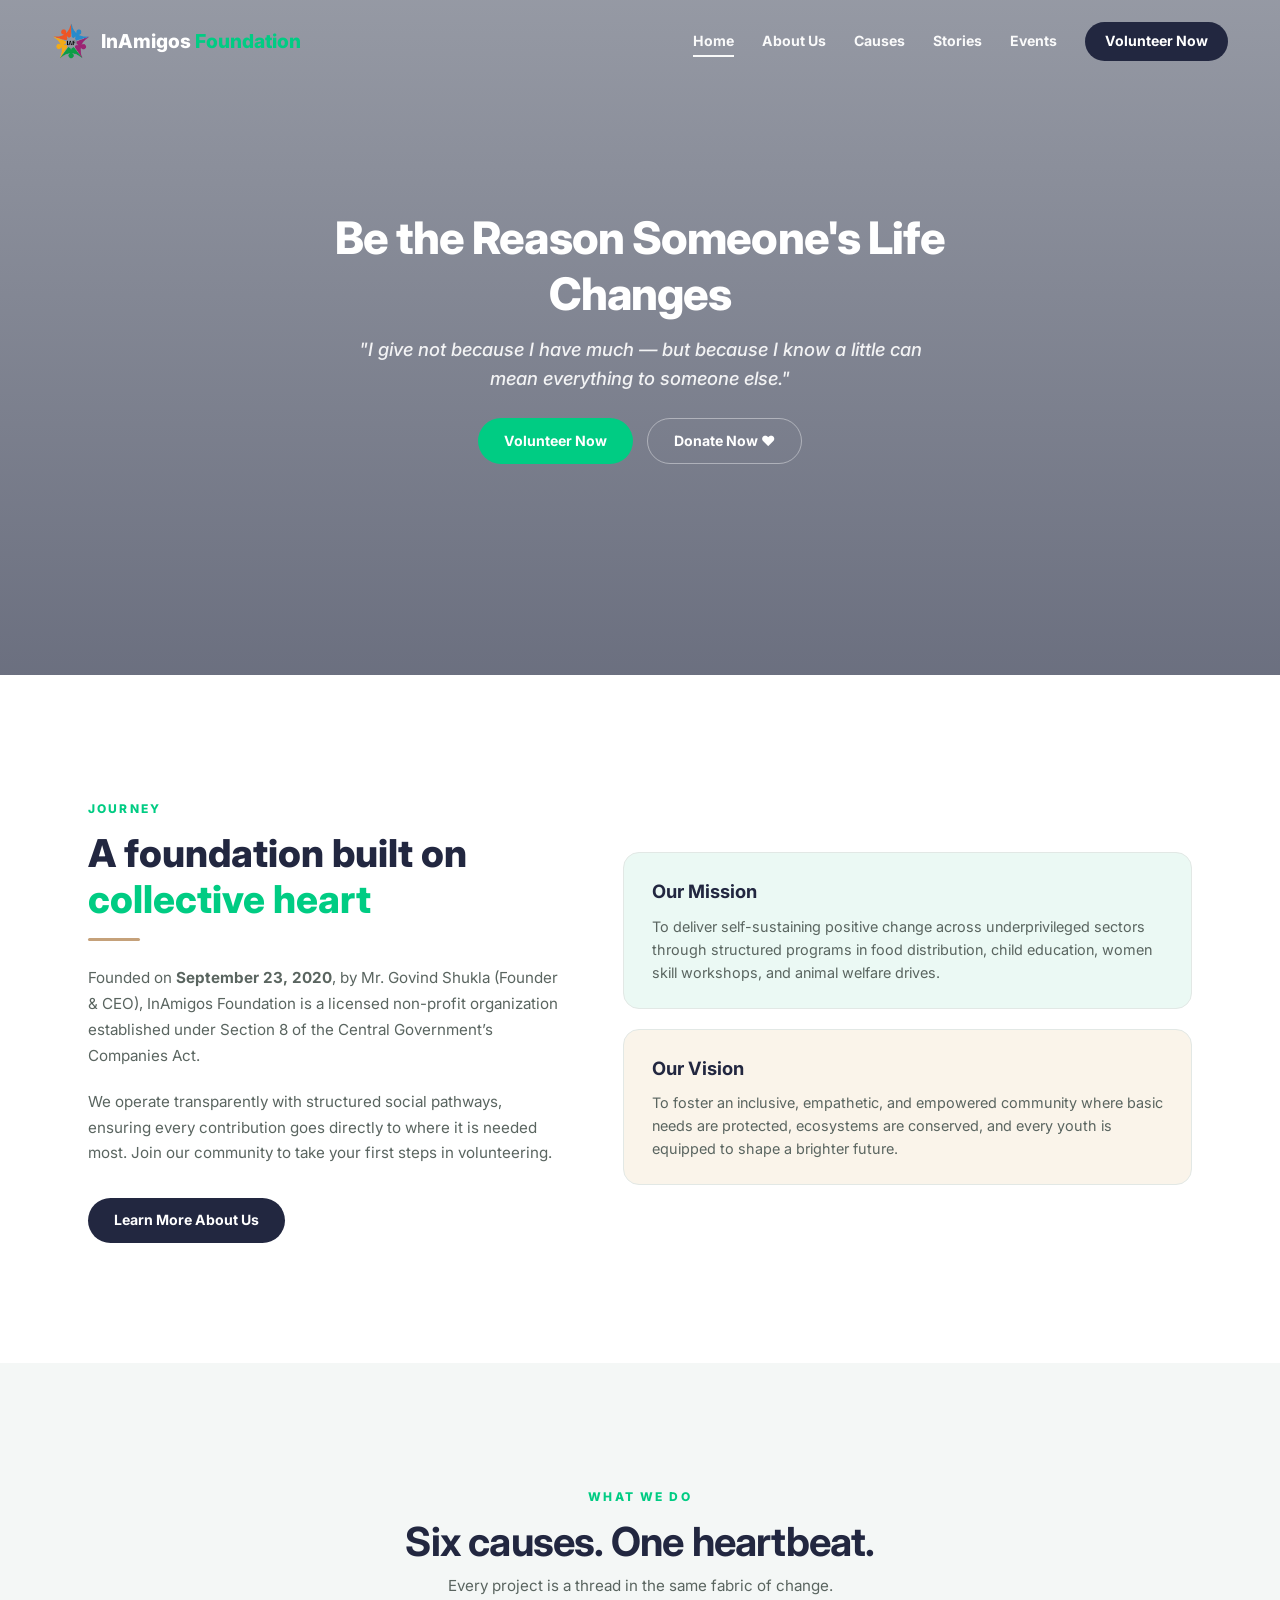
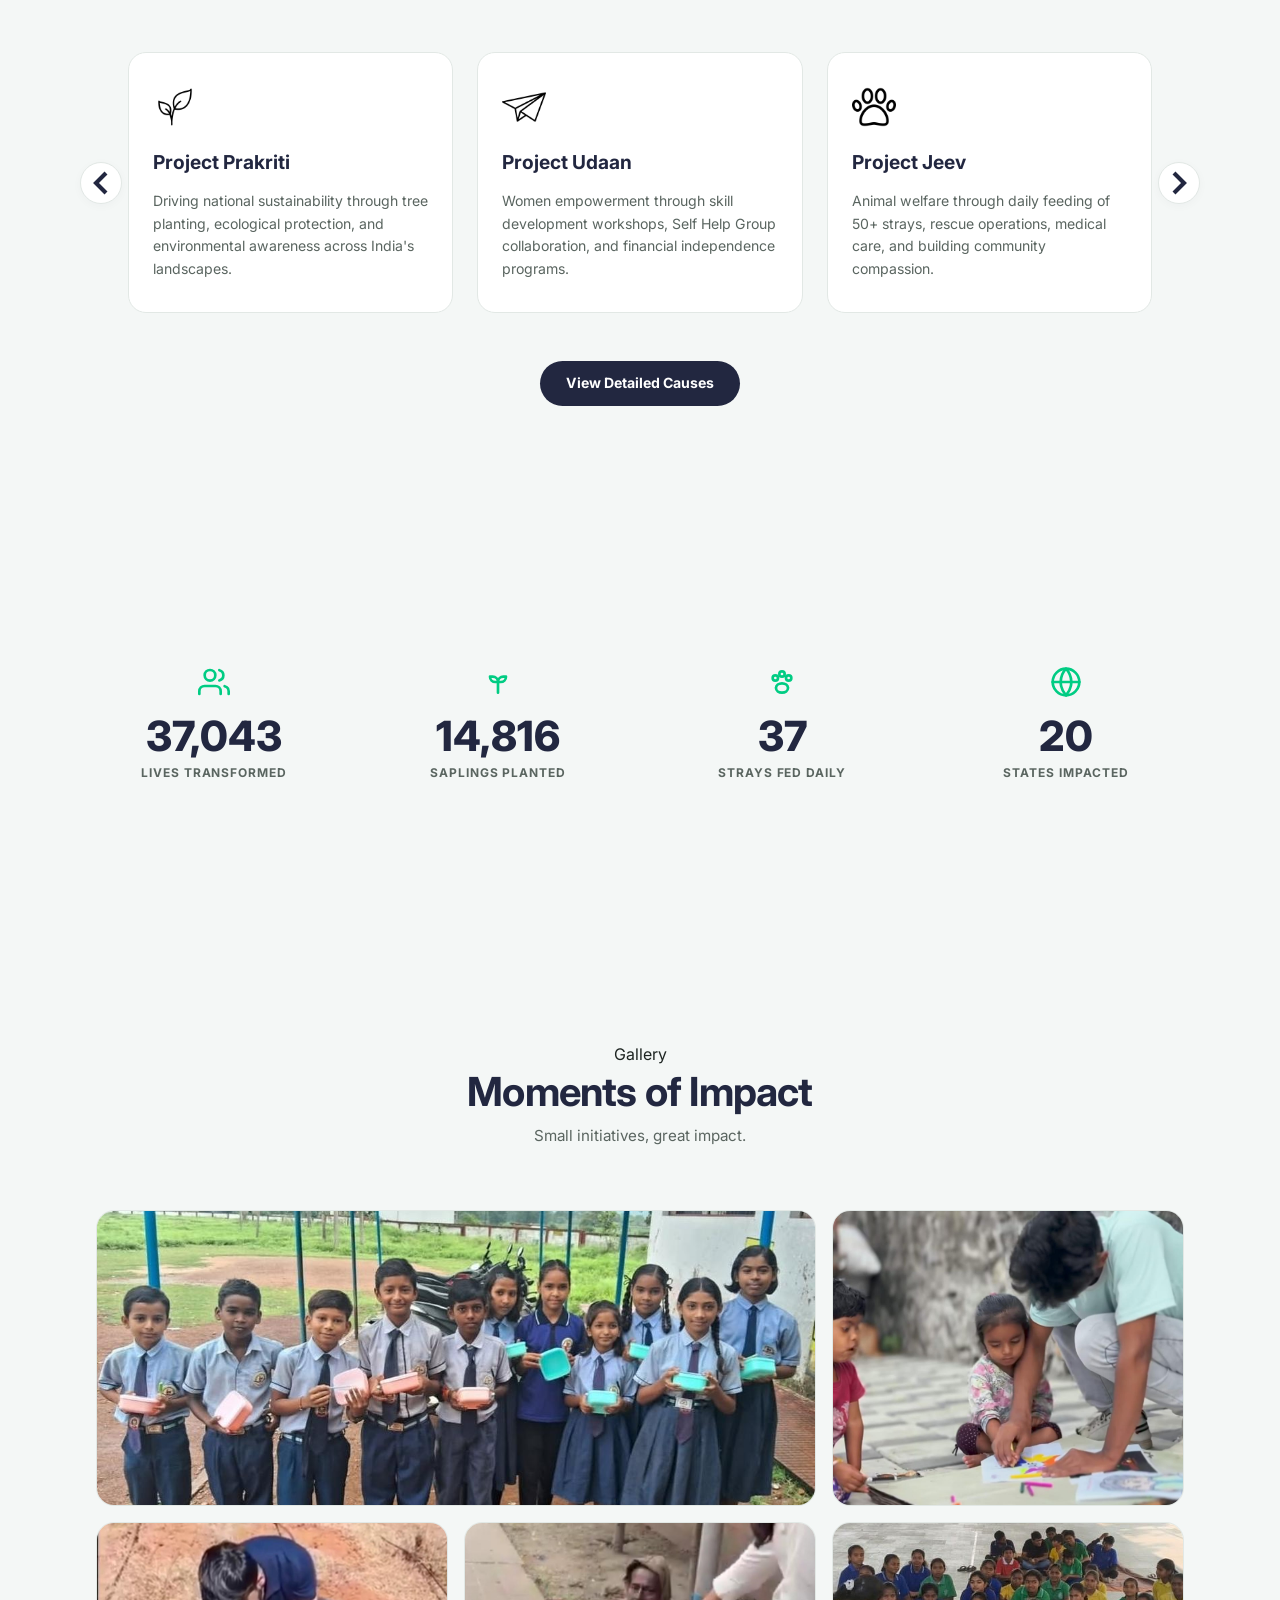
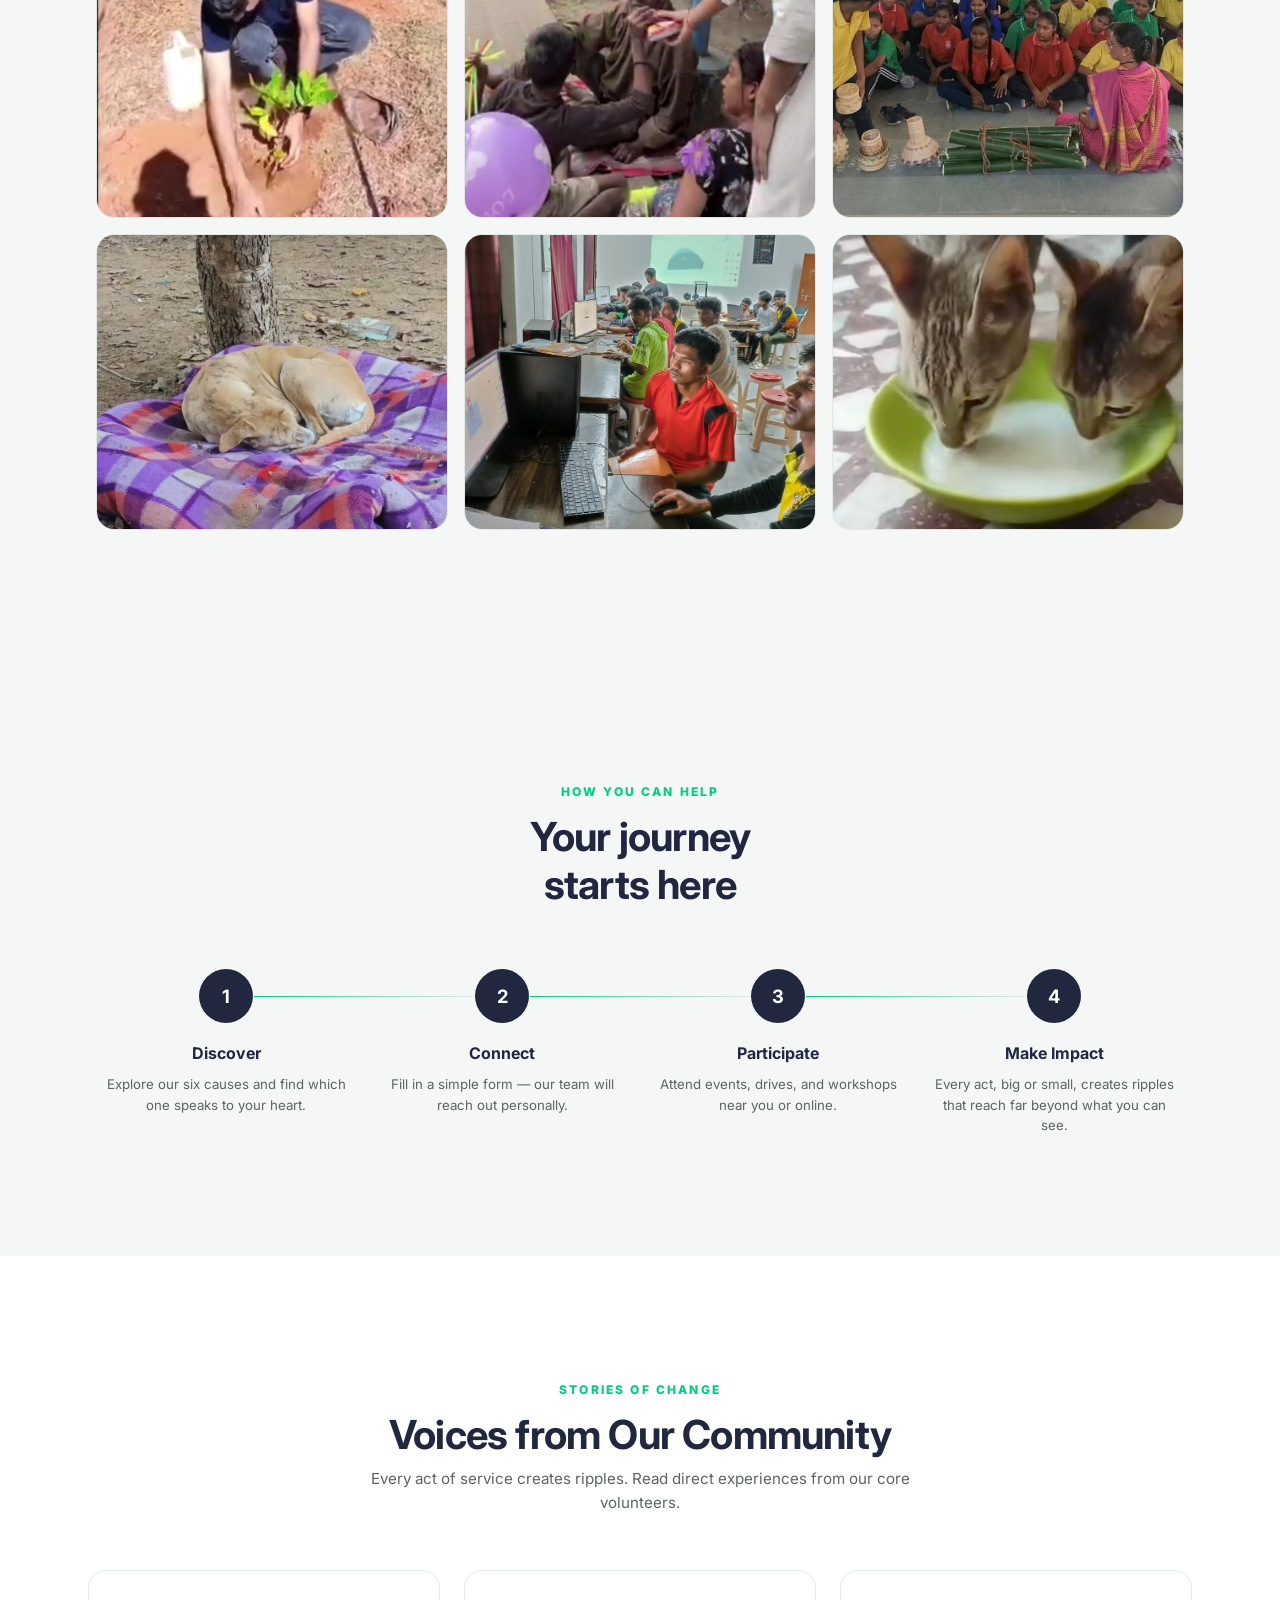
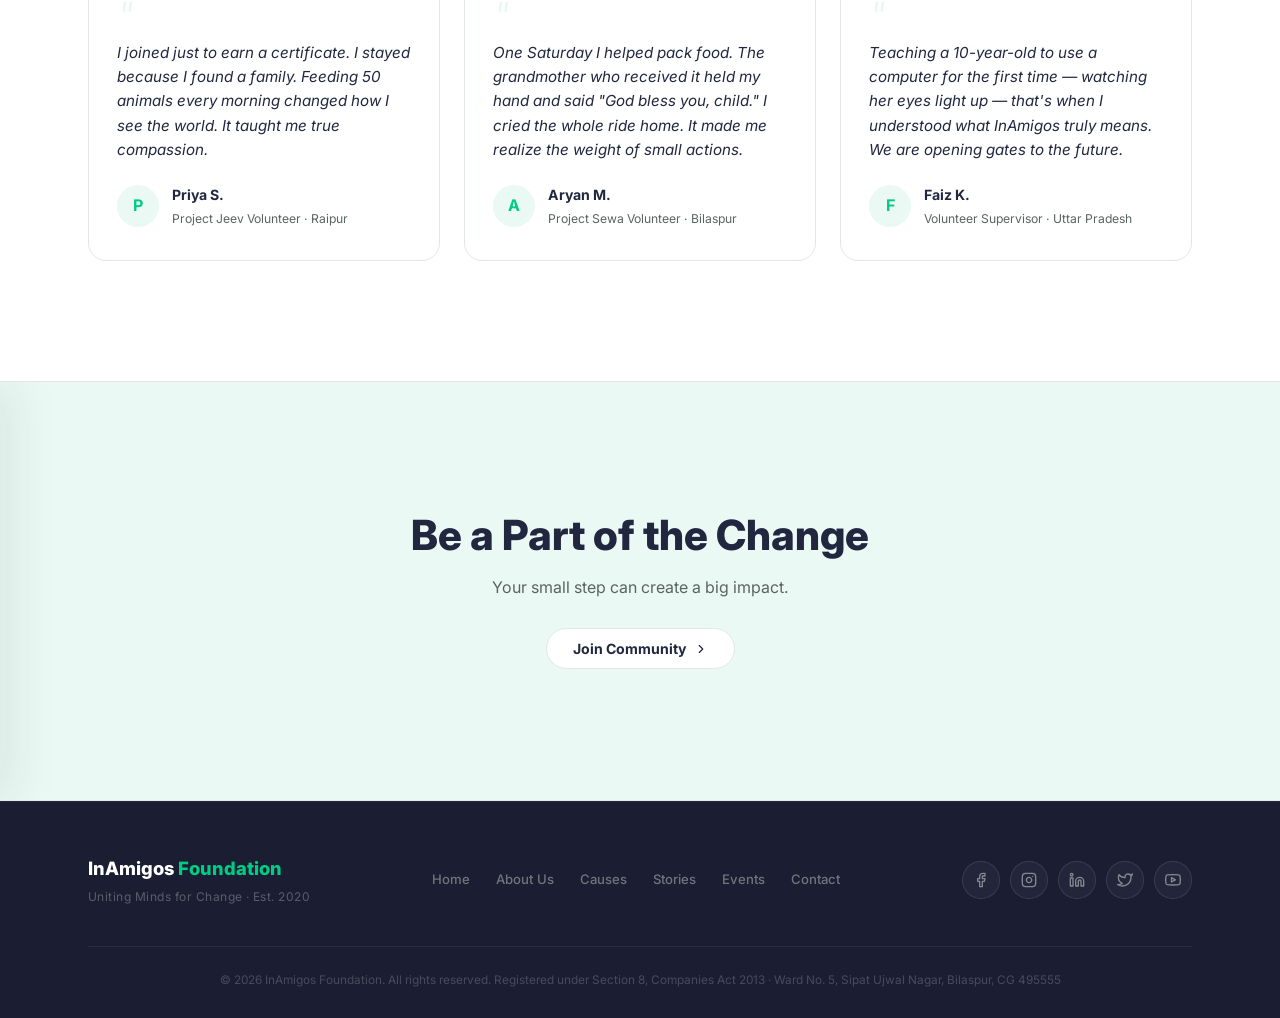
<file: index.html>
<!DOCTYPE html>
<html>
<head>
  <meta http-equiv="refresh" content="0; url=home/">
  <title>InAmigos Foundation</title>
  <script>
    window.location.href = "home/";
  </script>
</head>
<body>
  <p>Redirecting to <a href="home/">home/</a>...</p>
</body>
</html>
</file>
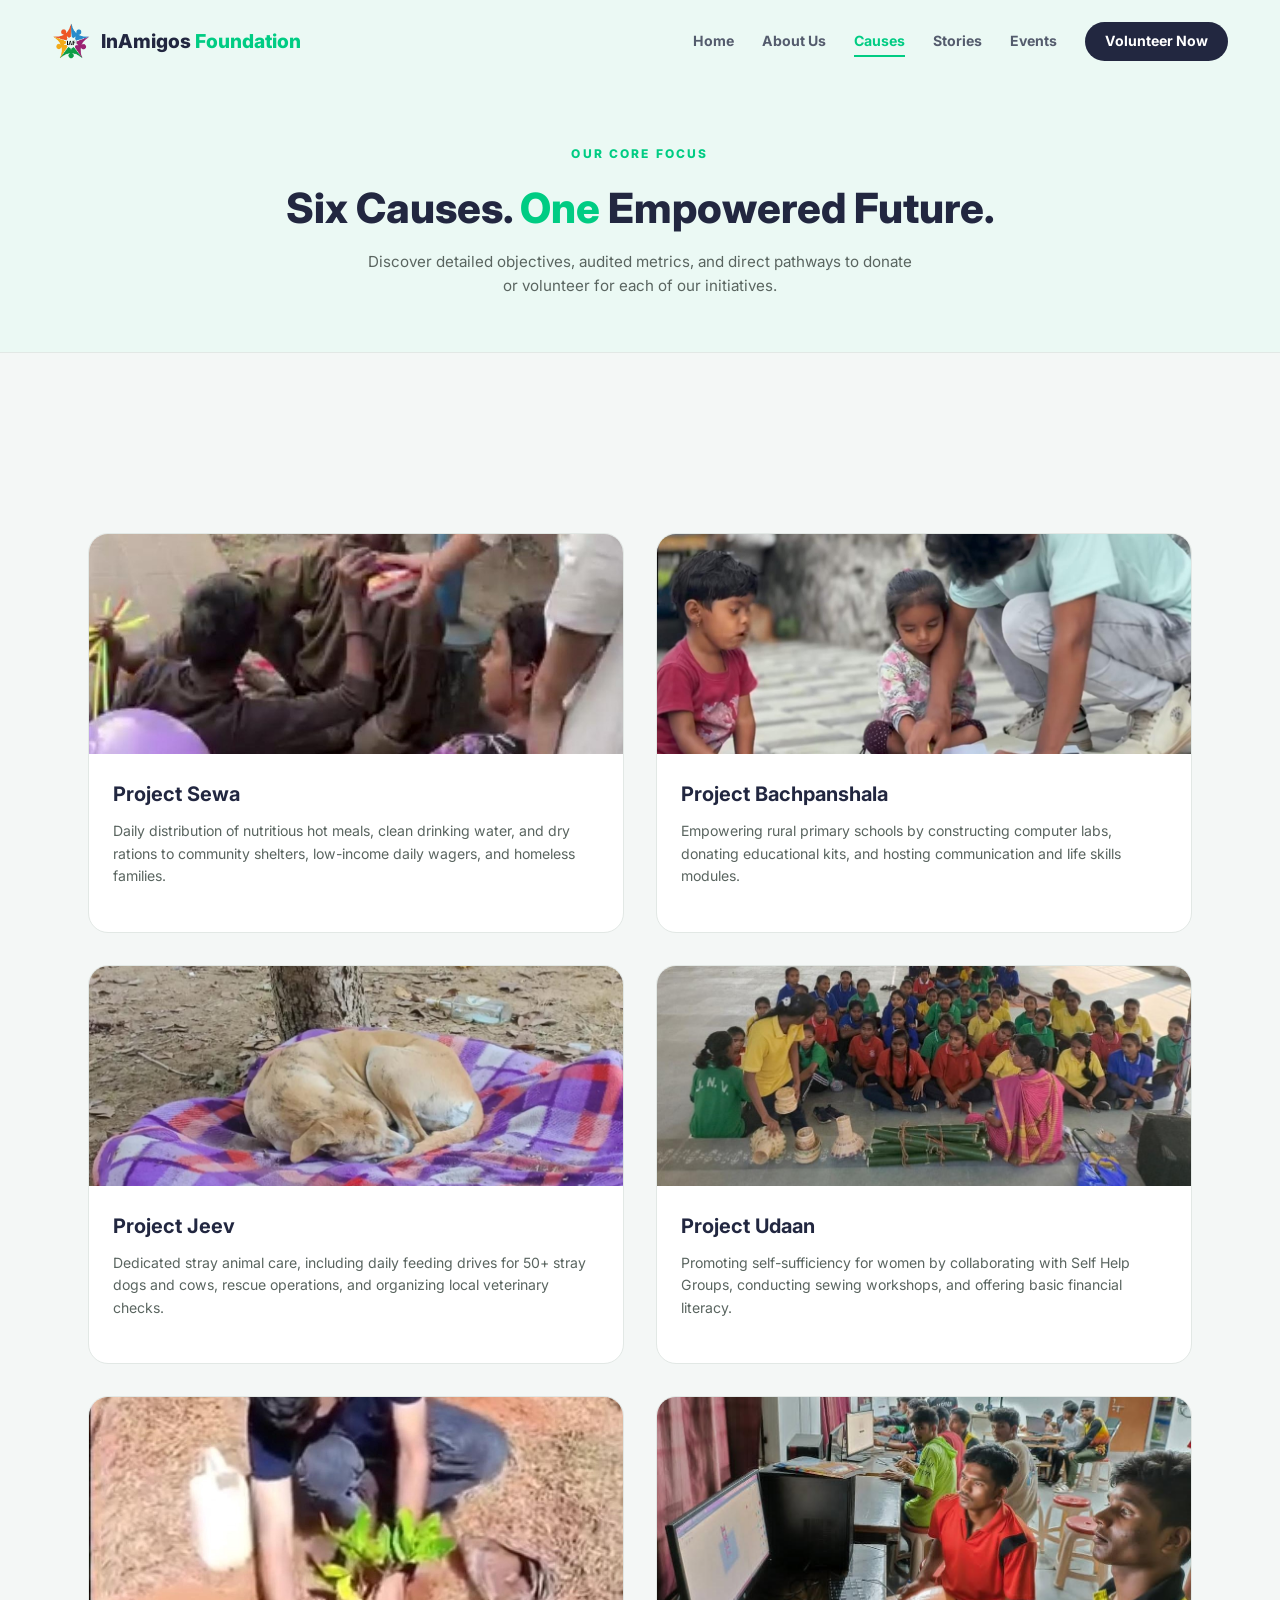
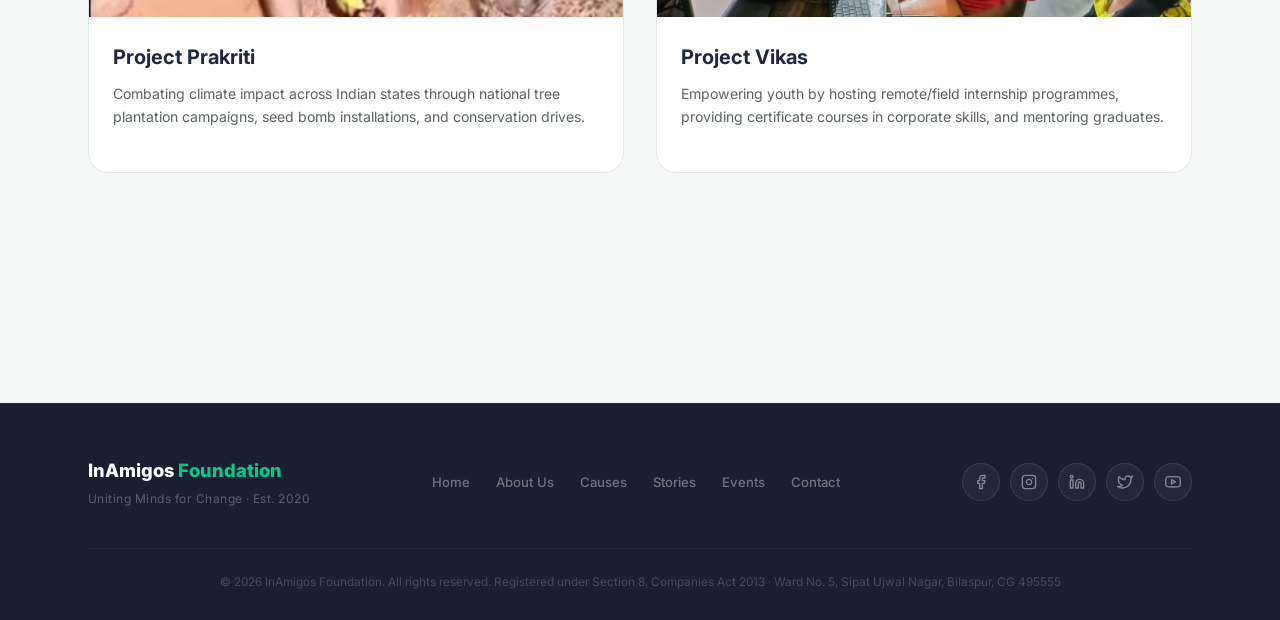
<file: causes/index.html>
<!DOCTYPE html>
<html lang="en">
<head>
  <meta charset="UTF-8" />
  <meta name="viewport" content="width=device-width, initial-scale=1.0"/>
  <title>Our Causes — InAmigos Foundation</title>
  <meta name="description" content="Explore InAmigos Foundation's six core pathways of social welfare: Project Seva, Bachpanshala, Jeev, Udaan, Prakriti, and Vikas. Learn how you can contribute or volunteer." />
  <link rel="preconnect" href="https://fonts.googleapis.com">
  <link rel="preconnect" href="https://fonts.gstatic.com" crossorigin>
  <link href="https://fonts.googleapis.com/css2?family=Inter:wght@300;400;500;600;700;800&display=swap" rel="stylesheet">
  <link rel="stylesheet" href="../style.css"/>
</head>
<body>
  <header class="navbar" id="navbar">
    <div class="nav-logo">
      <img src="../assets/logo.png" alt="InAmigos Foundation Logo" class="logo-icon-img">
      <span class="nav-brand">InAmigos <em>Foundation</em></span>
    </div>
    <div class="nav-toggle" id="navToggle">
      <span></span>
      <span></span>
      <span></span>
    </div>
    <nav class="nav-links" id="navLinks">
      <a href="../home/">Home</a>
      <a href="../about/">About Us</a>
      <a href="../causes/" class="active">Causes</a>
      <a href="../stories/">Stories</a>
      <a href="../events/">Events</a>
      <a href="javascript:void(0)" onclick="openModal()" class="btn btn-dark nav-cta">Volunteer Now</a>
    </nav>
  </header>
  <section class="inner-hero">
    <div class="container">
      <span class="eyebrow">Our Core Focus</span>
      <h1 class="inner-hero-title">
        Six Causes. <em>One</em> Empowered Future.
      </h1>
      <p class="inner-hero-desc">
        Discover detailed objectives, audited metrics, and direct pathways to donate or volunteer for each of our initiatives.
      </p>
    </div>
  </section>
  <section class="causes">
    <div class="container">
      <div class="causes-detail-grid">
        <div class="cause-detail-card reveal">
          <div class="cause-img-wrap">
            <img src="../assets/seva.png" alt="Project Seva Food Distribution">
          </div>
          <div class="cause-info">
            <h3>Project Sewa</h3>
            <p class="cause-desc">Daily distribution of nutritious hot meals, clean drinking water, and dry rations to community shelters, low-income daily wagers, and homeless families.</p>
          </div>
          <div class="cause-overlay">
            <div class="cause-metric" style="border: none; margin-bottom: 24px; display: flex; flex-direction: column; align-items: center; justify-content: center; width: 100%;">
              <span class="cause-metric-val" data-target="50000" data-suffix="+" style="font-size: 2.2rem; color: var(--forest); font-weight: 800;">0</span>
              <span class="cause-metric-lbl" style="font-size: 0.8rem; color: rgba(255,255,255,0.7); text-transform: uppercase; letter-spacing: 0.05em; margin-top: 4px;">Meals Distributed</span>
            </div>
            <a href="https://rzp.io/l/kWQ87HP" target="_blank" class="btn btn-amber">Donate Now ♥</a>
            <button onclick="openModal()" class="btn btn-outline" style="color:var(--white); border-color:rgba(255,255,255,.3);">Volunteer</button>
          </div>
        </div>
        <div class="cause-detail-card reveal d1">
          <div class="cause-img-wrap">
            <img src="../assets/bachpanshala.png" alt="Project Bachpanshala Classroom">
          </div>
          <div class="cause-info">
            <h3>Project Bachpanshala</h3>
            <p class="cause-desc">Empowering rural primary schools by constructing computer labs, donating educational kits, and hosting communication and life skills modules.</p>
          </div>
          <div class="cause-overlay">
            <div class="cause-metric" style="border: none; margin-bottom: 24px; display: flex; flex-direction: column; align-items: center; justify-content: center; width: 100%;">
              <span class="cause-metric-val" data-target="10000" data-suffix="+" style="font-size: 2.2rem; color: var(--forest); font-weight: 800;">0</span>
              <span class="cause-metric-lbl" style="font-size: 0.8rem; color: rgba(255,255,255,0.7); text-transform: uppercase; letter-spacing: 0.05em; margin-top: 4px;">Kids Mentored</span>
            </div>
            <a href="https://rzp.io/l/kWQ87HP" target="_blank" class="btn btn-amber">Donate Now ♥</a>
            <button onclick="openModal()" class="btn btn-outline" style="color:var(--white); border-color:rgba(255,255,255,.3);">Volunteer</button>
          </div>
        </div>
        <div class="cause-detail-card reveal d2">
          <div class="cause-img-wrap">
            <img src="../assets/jeev1.png" alt="Project Jeev Stray Dog Feeding">
          </div>
          <div class="cause-info">
            <h3>Project Jeev</h3>
            <p class="cause-desc">Dedicated stray animal care, including daily feeding drives for 50+ stray dogs and cows, rescue operations, and organizing local veterinary checks.</p>
          </div>
          <div class="cause-overlay">
            <div class="cause-metric" style="border: none; margin-bottom: 24px; display: flex; flex-direction: column; align-items: center; justify-content: center; width: 100%;">
              <span class="cause-metric-val" data-target="50" data-suffix="/day" style="font-size: 2.2rem; color: var(--forest); font-weight: 800;">0</span>
              <span class="cause-metric-lbl" style="font-size: 0.8rem; color: rgba(255,255,255,0.7); text-transform: uppercase; letter-spacing: 0.05em; margin-top: 4px;">Strays Fed Daily</span>
            </div>
            <a href="https://rzp.io/l/kWQ87HP" target="_blank" class="btn btn-amber">Donate Now ♥</a>
            <button onclick="openModal()" class="btn btn-outline" style="color:var(--white); border-color:rgba(255,255,255,.3);">Volunteer</button>
          </div>
        </div>
        <div class="cause-detail-card reveal">
          <div class="cause-img-wrap">
            <img src="../assets/udaan.png" alt="Project Udaan Sewing Workshop">
          </div>
          <div class="cause-info">
            <h3>Project Udaan</h3>
            <p class="cause-desc">Promoting self-sufficiency for women by collaborating with Self Help Groups, conducting sewing workshops, and offering basic financial literacy.</p>
          </div>
          <div class="cause-overlay">
            <div class="cause-metric" style="border: none; margin-bottom: 24px; display: flex; flex-direction: column; align-items: center; justify-content: center; width: 100%;">
              <span class="cause-metric-val" data-target="2500" data-suffix="+" style="font-size: 2.2rem; color: var(--forest); font-weight: 800;">0</span>
              <span class="cause-metric-lbl" style="font-size: 0.8rem; color: rgba(255,255,255,0.7); text-transform: uppercase; letter-spacing: 0.05em; margin-top: 4px;">Women Trained</span>
            </div>
            <a href="https://rzp.io/l/kWQ87HP" target="_blank" class="btn btn-amber">Donate Now ♥</a>
            <button onclick="openModal()" class="btn btn-outline" style="color:var(--white); border-color:rgba(255,255,255,.3);">Volunteer</button>
          </div>
        </div>
        <div class="cause-detail-card reveal d1">
          <div class="cause-img-wrap">
            <img src="../assets/prakriti.png" alt="Project Prakriti Sapling Planting">
          </div>
          <div class="cause-info">
            <h3>Project Prakriti</h3>
            <p class="cause-desc">Combating climate impact across Indian states through national tree plantation campaigns, seed bomb installations, and conservation drives.</p>
          </div>
          <div class="cause-overlay">
            <div class="cause-metric" style="border: none; margin-bottom: 24px; display: flex; flex-direction: column; align-items: center; justify-content: center; width: 100%;">
              <span class="cause-metric-val" data-target="20000" data-suffix="+" style="font-size: 2.2rem; color: var(--forest); font-weight: 800;">0</span>
              <span class="cause-metric-lbl" style="font-size: 0.8rem; color: rgba(255,255,255,0.7); text-transform: uppercase; letter-spacing: 0.05em; margin-top: 4px;">Saplings Planted</span>
            </div>
            <a href="https://rzp.io/l/kWQ87HP" target="_blank" class="btn btn-amber">Donate Now ♥</a>
            <button onclick="openModal()" class="btn btn-outline" style="color:var(--white); border-color:rgba(255,255,255,.3);">Volunteer</button>
          </div>
        </div>
        <div class="cause-detail-card reveal d2">
          <div class="cause-img-wrap">
            <img src="../assets/vikaas.png" alt="Project Vikas Classroom">
          </div>
          <div class="cause-info">
            <h3>Project Vikas</h3>
            <p class="cause-desc">Empowering youth by hosting remote/field internship programmes, providing certificate courses in corporate skills, and mentoring graduates.</p>
          </div>
          <div class="cause-overlay">
            <div class="cause-metric" style="border: none; margin-bottom: 24px; display: flex; flex-direction: column; align-items: center; justify-content: center; width: 100%;">
              <span class="cause-metric-val" data-target="30000" data-suffix="+" style="font-size: 2.2rem; color: var(--forest); font-weight: 800;">0</span>
              <span class="cause-metric-lbl" style="font-size: 0.8rem; color: rgba(255,255,255,0.7); text-transform: uppercase; letter-spacing: 0.05em; margin-top: 4px;">Interns Mentored</span>
            </div>
            <a href="https://rzp.io/l/kWQ87HP" target="_blank" class="btn btn-amber">Donate Now ♥</a>
            <button onclick="openModal()" class="btn btn-outline" style="color:var(--white); border-color:rgba(255,255,255,.3);">Volunteer</button>
          </div>
        </div>
      </div>
    </div>
  </section>
  <div class="modal-bg" id="joinModal">
    <div class="modal">
      <button class="modal-x" onclick="closeModal()" aria-label="Close Modal">
        <svg viewBox="0 0 24 24" fill="none" stroke="currentColor" stroke-width="2"><line x1="18" y1="6" x2="6" y2="18"></line><line x1="6" y1="6" x2="18" y2="18"></line></svg>
      </button>
      <div id="mForm">
        <h3>Volunteer Now</h3>
        <p class="modal-sub">Be the reason someone smiles today.</p>
        <div class="mfield">
          <label for="mName">Full Name</label>
          <input type="text" id="mName" placeholder="John Doe" required />
        </div>
        <div class="mfield">
          <label for="mInterest">Area of Interest</label>
          <select id="mInterest" required>
            <option value="">Select Area of Interest</option>
            <option value="seva">Project Sewa (Food Relief)</option>
            <option value="bachpan">Project Bachpanshala (Education)</option>
            <option value="jeev">Project Jeev (Animal Welfare)</option>
            <option value="udaan">Project Udaan (Women Empowerment)</option>
            <option value="prakriti">Project Prakriti (Environment)</option>
            <option value="vikas">Project Vikas (Youth Internship)</option>
            <option value="general">General Volunteering</option>
          </select>
        </div>
        <div class="mfield">
          <label for="mEmail">Email Address</label>
          <input type="email" id="mEmail" placeholder="john@example.com" required />
        </div>
        <button type="button" class="modal-submit" onclick="submitModal()">Submit Application</button>
      </div>
      <div id="mSuccess" class="modal-success hidden">
        <div class="modal-success-icon">
          <svg viewBox="0 0 24 24" fill="none" stroke="currentColor" stroke-width="3" stroke-linecap="round" stroke-linejoin="round"><polyline points="20 6 9 17 4 12"></polyline></svg>
        </div>
        <h3>Welcome Aboard!</h3>
        <p>Thank you for volunteering. We will contact you soon!</p>
      </div>
    </div>
  </div>
  <footer class="footer">
    <div class="container">
      <div class="footer-inner">
        <div>
          <div class="footer-brand">InAmigos <em>Foundation</em></div>
          <div class="footer-motto">Uniting Minds for Change · Est. 2020</div>
        </div>
        <nav class="footer-nav">
          <a href="../home/">Home</a>
          <a href="../about/">About Us</a>
          <a href="../causes/">Causes</a>
          <a href="../stories/">Stories</a>
          <a href="../events/">Events</a>
          <a href="https://inamigosfoundation.org.in/contact" target="_blank">Contact</a>
        </nav>
        <div class="footer-socials">
          <a href="https://www.facebook.com/inamigos.inamigos" target="_blank" aria-label="Facebook">
            <svg viewBox="0 0 24 24" fill="none" stroke="currentColor" stroke-width="2" stroke-linecap="round" stroke-linejoin="round"><path d="M18 2h-3a5 5 0 0 0-5 5v3H7v4h3v8h4v-8h3l1-4h-4V7a1 1 0 0 1 1-1h3z"/></svg>
          </a>
          <a href="https://www.instagram.com/inamigos/" target="_blank" aria-label="Instagram">
            <svg viewBox="0 0 24 24" fill="none" stroke="currentColor" stroke-width="2" stroke-linecap="round" stroke-linejoin="round"><rect x="2" y="2" width="20" height="20" rx="5" ry="5"/><path d="M16 11.37A4 4 0 1 1 12.63 8 4 4 0 0 1 16 11.37z"/><line x1="17.5" y1="6.5" x2="17.51" y2="6.5"/></svg>
          </a>
          <a href="https://www.linkedin.com/company/inamigos-foundation" target="_blank" aria-label="LinkedIn">
            <svg viewBox="0 0 24 24" fill="none" stroke="currentColor" stroke-width="2" stroke-linecap="round" stroke-linejoin="round"><path d="M16 8a6 6 0 0 1 6 6v7h-4v-7a2 2 0 0 0-2-2 2 2 0 0 0-2 2v7h-4v-7a6 6 0 0 1 6-6z"/><rect x="2" y="9" width="4" height="12"/><circle cx="4" cy="4" r="2"/></svg>
          </a>
          <a href="https://twitter.com/InamigosF" target="_blank" aria-label="Twitter">
            <svg viewBox="0 0 24 24" fill="none" stroke="currentColor" stroke-width="2" stroke-linecap="round" stroke-linejoin="round"><path d="M23 3a10.9 10.9 0 0 1-3.14 1.53 4.48 4.48 0 0 0-7.86 3v1A10.66 10.66 0 0 1 3 4s-4 9 5 13a11.64 11.64 0 0 1-7 2c9 5 20 0 20-11.5a4.5 4.5 0 0 0-.08-.83A7.72 7.72 0 0 0 23 3z"/></svg>
          </a>
          <a href="https://youtube.com/@inamigosfoundation4296" target="_blank" aria-label="YouTube">
            <svg viewBox="0 0 24 24" fill="none" stroke="currentColor" stroke-width="2" stroke-linecap="round" stroke-linejoin="round"><path d="M22.54 6.42a2.78 2.78 0 0 0-1.94-2C18.88 4 12 4 12 4s-6.88 0-8.6.46a2.78 2.78 0 0 0-1.94 2A29 29 0 0 0 1 11.75a29 29 0 0 0 .46 5.33A2.78 2.78 0 0 0 3.4 19c1.72.46 8.6.46 8.6.46s6.88 0 8.6-.46a2.78 2.78 0 0 0 1.94-2 29 29 0 0 0 .46-5.25 29 29 0 0 0-.46-5.33z"/><polygon points="9.75 15.02 15.5 11.75 9.75 8.48 9.75 15.02"/></svg>
          </a>
        </div>
      </div>
      <div class="footer-copy">
        &copy; 2026 InAmigos Foundation. All rights reserved. Registered under Section 8, Companies Act 2013 · Ward No. 5, Sipat Ujwal Nagar, Bilaspur, CG 495555
      </div>
    </div>
  </footer>
  <script src="../script.js"></script>
</body>
</html>
</file>
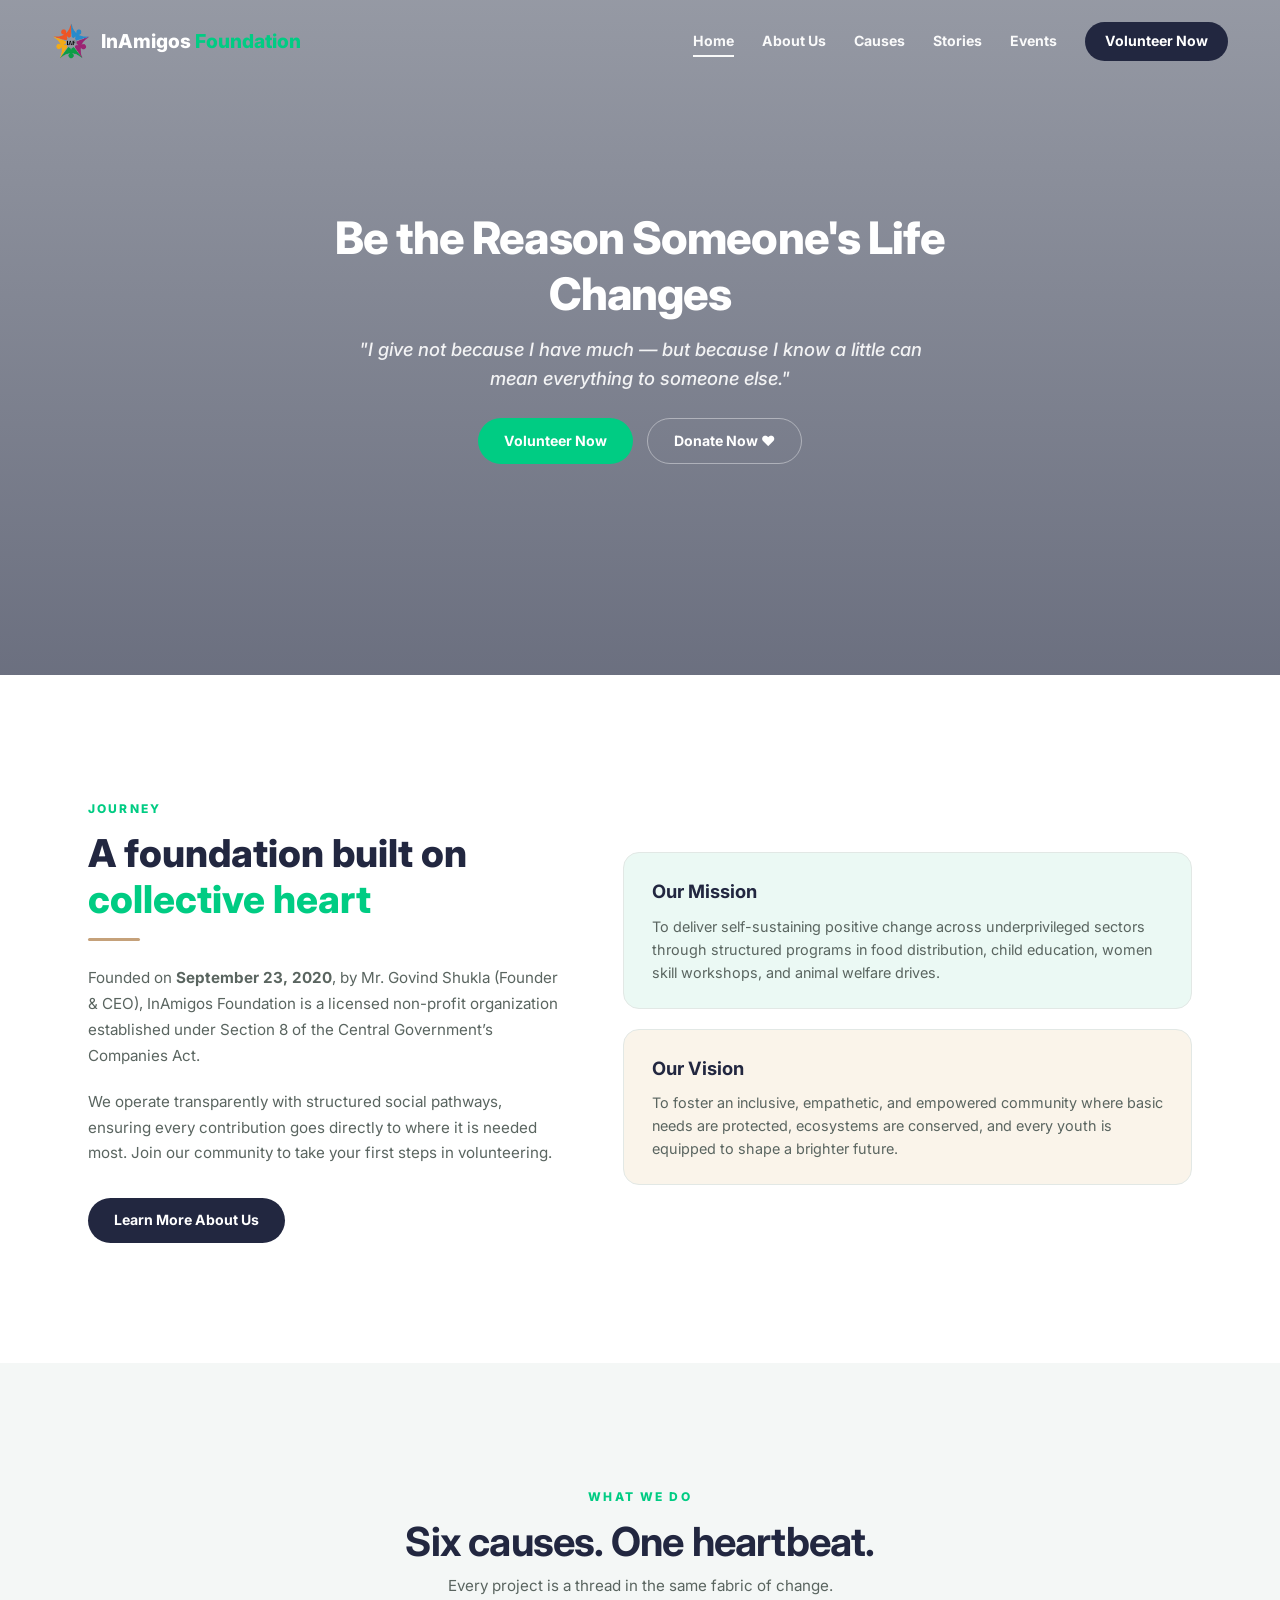
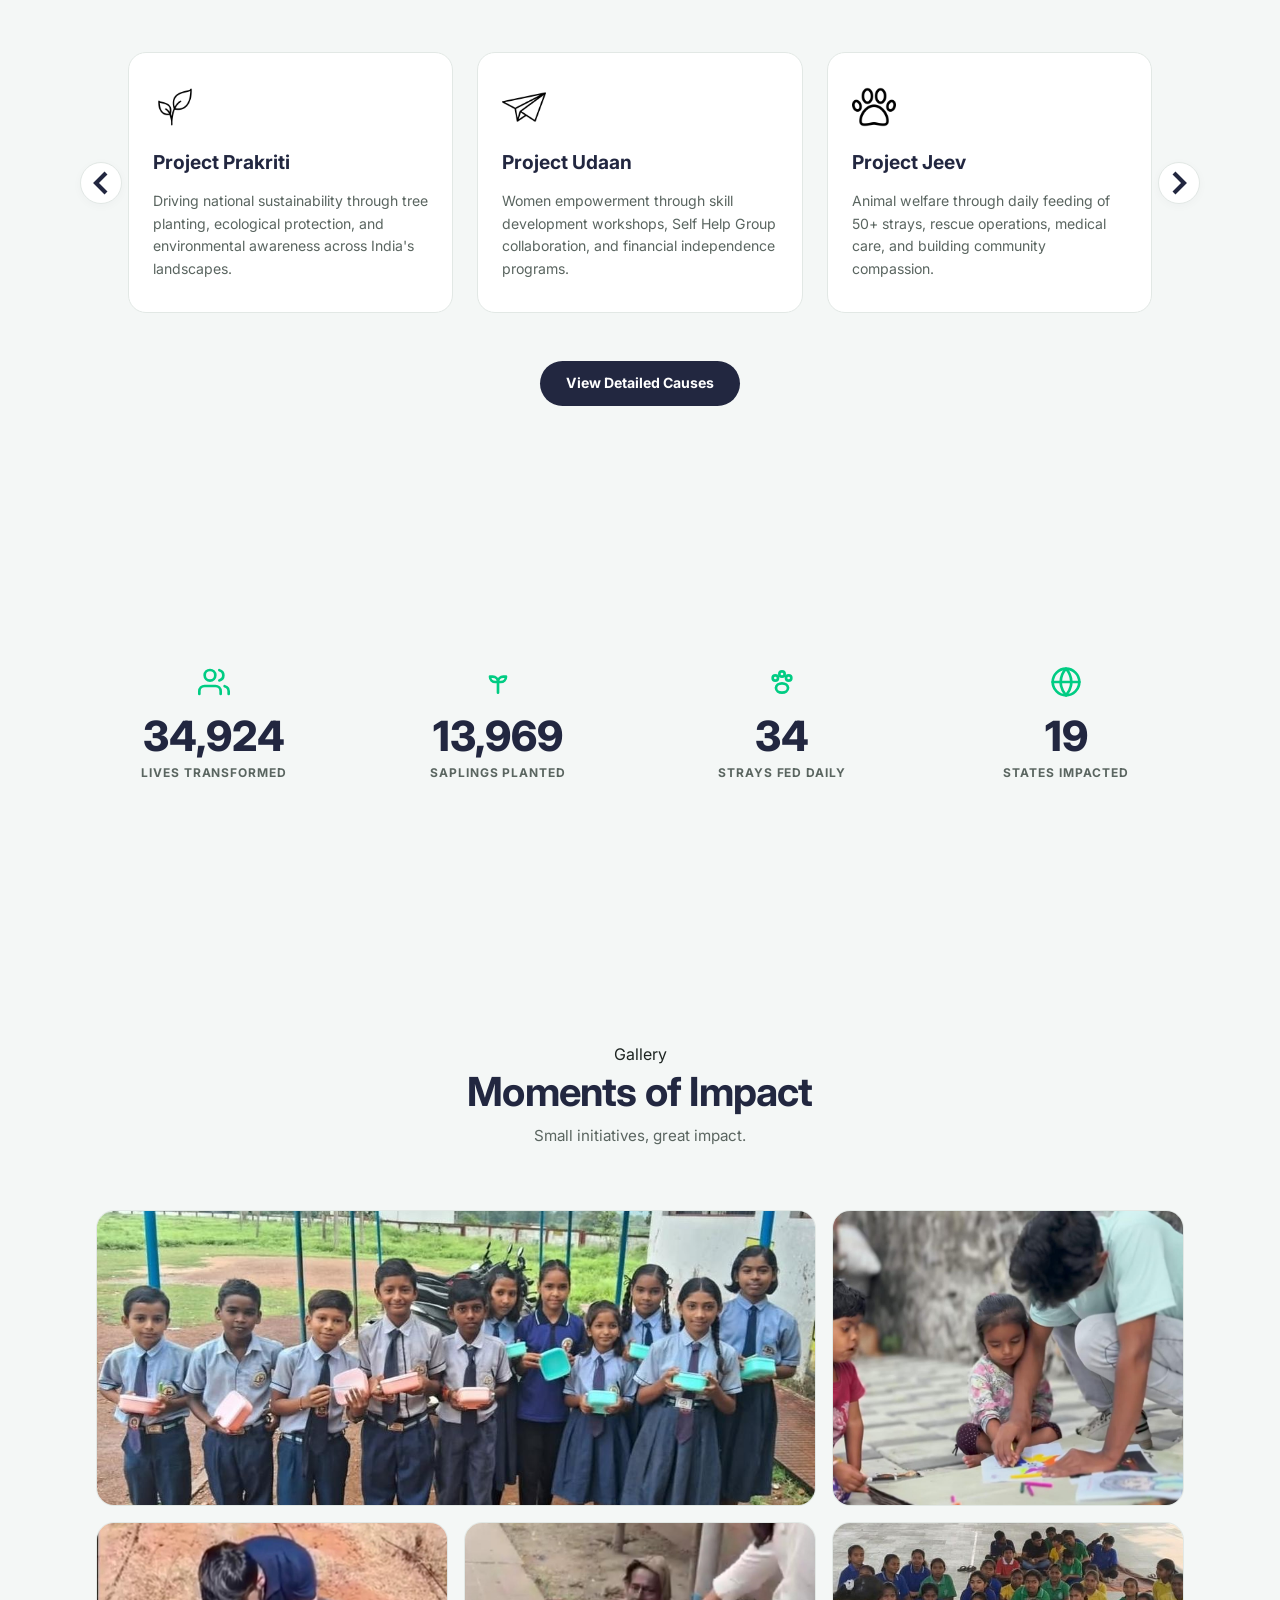
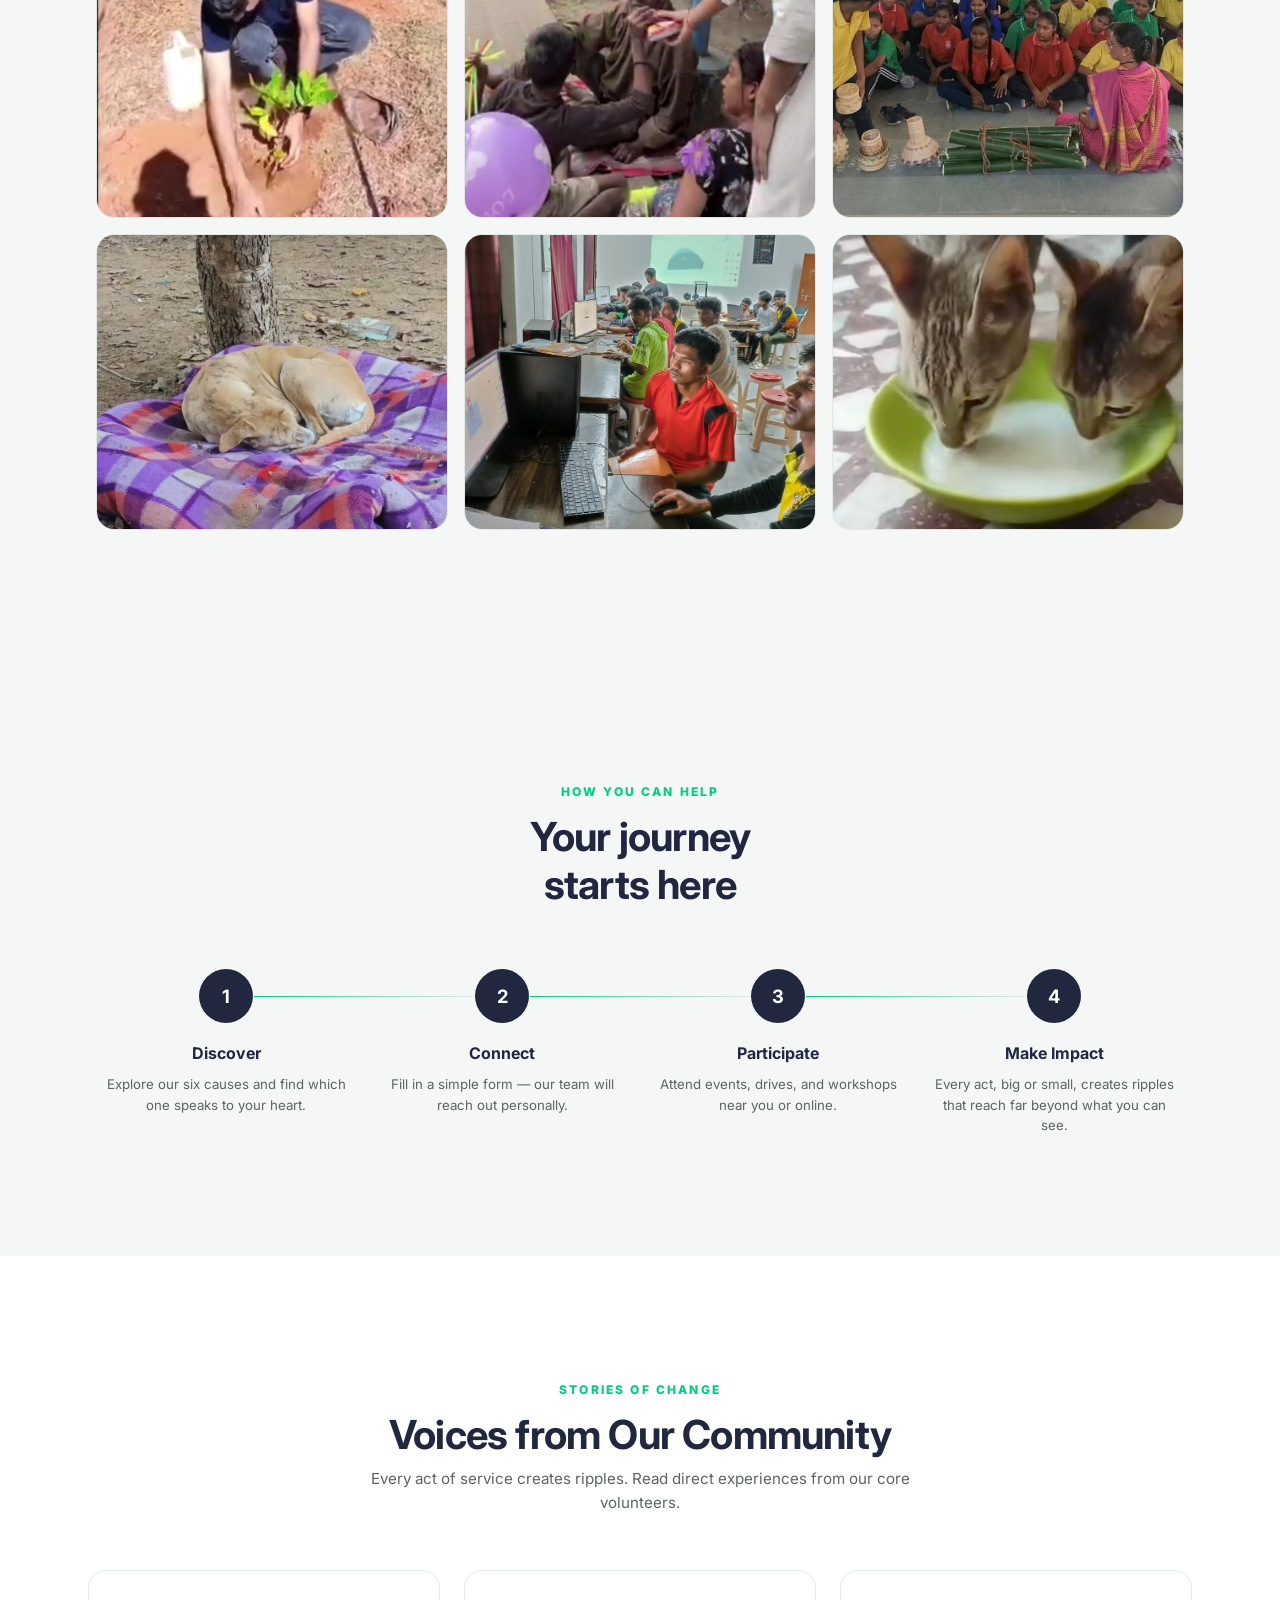
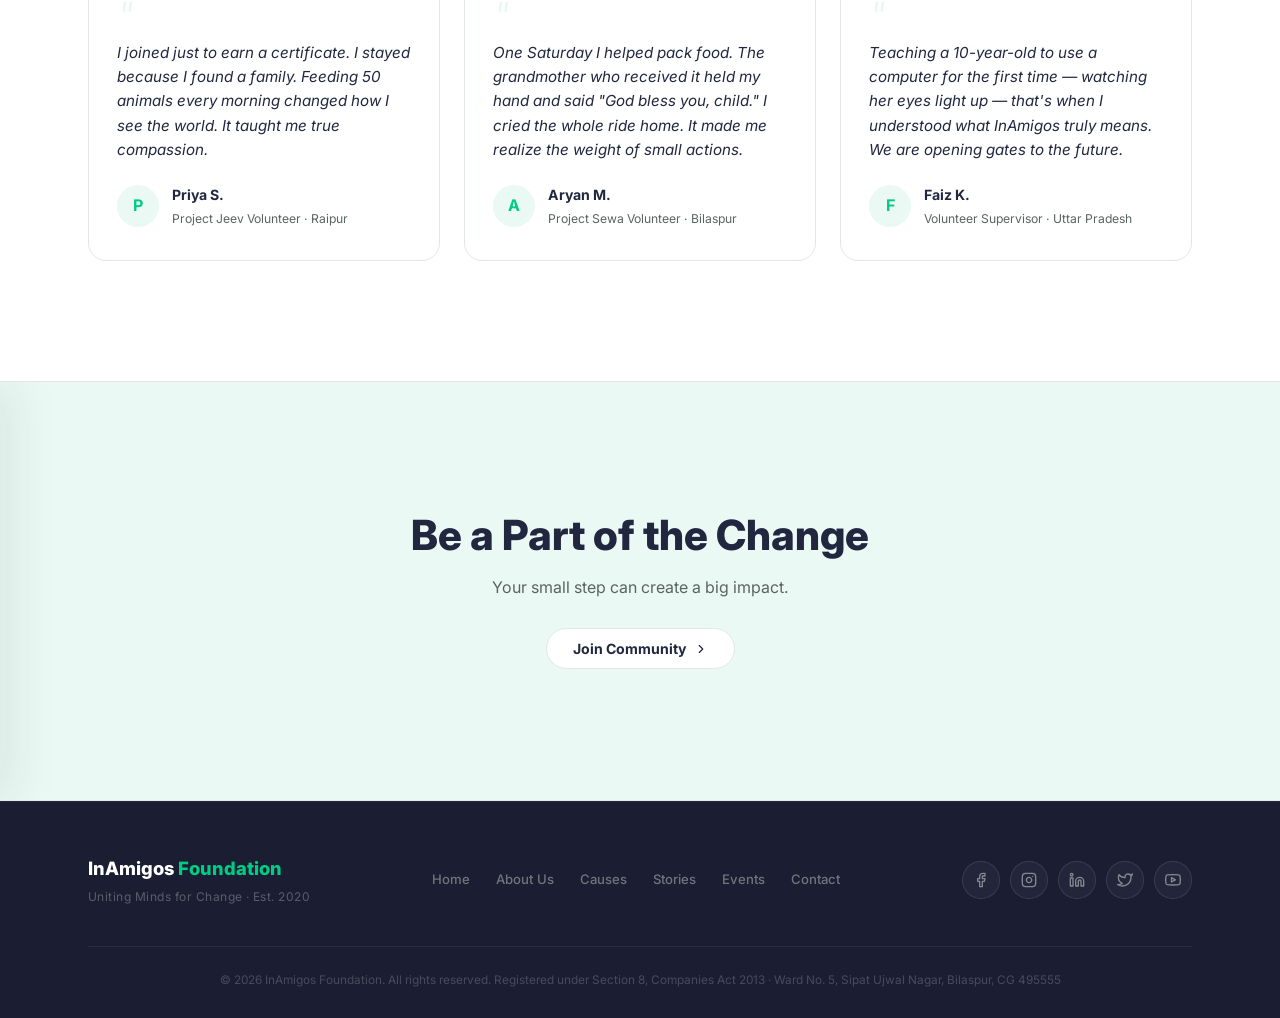
<file: home/index.html>
<!DOCTYPE html>
<html lang="en">
<head>
  <meta charset="UTF-8" />
  <meta name="viewport" content="width=device-width, initial-scale=1.0"/>
  <title>InAmigos Foundation — Uniting Minds for Change</title>
  <meta name="description" content="InAmigos Foundation is a registered Section 8 NGO dedicated to education, animal welfare, food relief, women empowerment, and environmental conservation in India." />
  <link rel="preconnect" href="https://fonts.googleapis.com">
  <link rel="preconnect" href="https://fonts.gstatic.com" crossorigin>
  <link href="https://fonts.googleapis.com/css2?family=Inter:wght@300;400;500;600;700;800&display=swap" rel="stylesheet">
  <link rel="stylesheet" href="../style.css"/>
</head>
<body>
  <header class="navbar home-nav" id="navbar">
    <div class="nav-logo">
      <img src="../assets/logo.png" alt="InAmigos Foundation Logo" class="logo-icon-img">
      <span class="nav-brand">InAmigos <em>Foundation</em></span>
    </div>
    <div class="nav-toggle" id="navToggle">
      <span></span>
      <span></span>
      <span></span>
    </div>
    <nav class="nav-links" id="navLinks">
      <a href="../home/" class="active">Home</a>
      <a href="../about/">About Us</a>
      <a href="../causes/">Causes</a>
      <a href="../stories/">Stories</a>
      <a href="../events/">Events</a>
      <a href="javascript:void(0)" onclick="openForm()" class="btn btn-dark nav-cta">Volunteer Now</a>
    </nav>
  </header>
  <section class="hero" id="hero">
    <div class="hero-bg" style="background-image: url('https://images.unsplash.com/photo-1488521787991-ed7bbaae773c?q=80&w=1600&auto=format&fit=crop');"></div>
    <div class="hero-overlay" style="background: linear-gradient(to bottom, rgba(34, 39, 64, 0.45) 0%, rgba(34, 39, 64, 0.65) 100%);"></div>
    <div class="container">
      <div class="hero-content">
        <h1 class="hero-title" style="font-size: clamp(2rem, 4.5vw, 2.8rem); font-weight: 800; color: var(--white); line-height: 1.25; margin-bottom: 12px; max-width: 750px;">Be the Reason Someone's Life Changes</h1>
        <p class="hero-desc" style="font-size: 1.15rem; font-style: italic; font-weight: 500; color: rgba(255,255,255,0.9); margin-bottom: 24px; max-width: 600px; line-height: 1.6;">"I give not because I have much — but because I know a little can mean everything to someone else."</p>
        <div class="hero-actions">
          <button onclick="openForm()" class="btn btn-amber">Volunteer Now</button>
          <a href="https://rzp.io/l/kWQ87HP" target="_blank" class="btn btn-outline">Donate Now ♥</a>
        </div>
      </div>
    </div>
  </section>
  <section class="about" id="about">
    <div class="container">
      <div class="about-grid">
        <div class="reveal">
          <span class="eyebrow">Journey</span>
          <h2 class="about-title">A foundation built on<br><em>collective heart</em></h2>
          <div class="title-line"></div>
          <p class="about-text">
            Founded on <strong>September 23, 2020</strong>, by Mr. Govind Shukla (Founder & CEO), InAmigos Foundation is a licensed non-profit organization established under Section 8 of the Central Government’s Companies Act. 
          </p>
          <p class="about-text">
            We operate transparently with structured social pathways, ensuring every contribution goes directly to where it is needed most. Join our community to take your first steps in volunteering.
          </p>
          <div style="margin-top:32px;">
            <a href="../about/" class="btn btn-dark">Learn More About Us</a>
          </div>
        </div>
        <div class="about-right reveal d2">
          <div class="about-card card-mission">
            <h3>Our Mission</h3>
            <p>To deliver self-sustaining positive change across underprivileged sectors through structured programs in food distribution, child education, women skill workshops, and animal welfare drives.</p>
          </div>
          <div class="about-card card-vision">
            <h3>Our Vision</h3>
            <p>To foster an inclusive, empathetic, and empowered community where basic needs are protected, ecosystems are conserved, and every youth is equipped to shape a brighter future.</p>
          </div>
        </div>
      </div>
    </div>
  </section>
  <section class="causes-preview" id="causes-preview">
    <div class="container">
      <div class="reveal text-center" style="max-width: 600px; margin: 0 auto 54px;">
        <span class="eyebrow">What We Do</span>
        <h2 class="sec-title">Six causes. One heartbeat.</h2>
        <p class="sec-sub">Every project is a thread in the same fabric of change.</p>
      </div>
      <div class="carousel-container reveal">
        <button class="carousel-btn carousel-btn-prev" id="carouselPrev" aria-label="Previous Slide">
          <svg viewBox="0 0 24 24" fill="none" stroke="currentColor" stroke-width="2.5"><polyline points="15 18 9 12 15 6"></polyline></svg>
        </button>
        <button class="carousel-btn carousel-btn-next" id="carouselNext" aria-label="Next Slide">
          <svg viewBox="0 0 24 24" fill="none" stroke="currentColor" stroke-width="2.5"><polyline points="9 18 15 12 9 6"></polyline></svg>
        </button>
        <div class="carousel-track-container">
          <div class="carousel-track" id="carouselTrack">
            <div class="carousel-slide">
              <div class="cause-preview-card" style="border: 1px solid var(--border); border-radius: 18px; padding: 32px 24px; background: var(--white); height: 100%;">
                <img src="../assets/plant.png" alt="Project Prakriti" class="carousel-icon-img">
                <div class="cause-name" style="font-family: var(--ff-display); font-size: 1.2rem; font-weight: 700; color: var(--forest-deep); margin-bottom: 12px;">Project Prakriti</div>
                <p class="cause-summary" style="font-size: 0.88rem; color: var(--muted); line-height: 1.6;">Driving national sustainability through tree planting, ecological protection, and environmental awareness across India's landscapes.</p>
              </div>
            </div>
            <div class="carousel-slide">
              <div class="cause-preview-card" style="border: 1px solid var(--border); border-radius: 18px; padding: 32px 24px; background: var(--white); height: 100%;">
                <img src="../assets/plane.png" alt="Project Udaan" class="carousel-icon-img">
                <div class="cause-name" style="font-family: var(--ff-display); font-size: 1.2rem; font-weight: 700; color: var(--forest-deep); margin-bottom: 12px;">Project Udaan</div>
                <p class="cause-summary" style="font-size: 0.88rem; color: var(--muted); line-height: 1.6;">Women empowerment through skill development workshops, Self Help Group collaboration, and financial independence programs.</p>
              </div>
            </div>
            <div class="carousel-slide">
              <div class="cause-preview-card" style="border: 1px solid var(--border); border-radius: 18px; padding: 32px 24px; background: var(--white); height: 100%;">
                <img src="../assets/paw.png" alt="Project Jeev" class="carousel-icon-img">
                <div class="cause-name" style="font-family: var(--ff-display); font-size: 1.2rem; font-weight: 700; color: var(--forest-deep); margin-bottom: 12px;">Project Jeev</div>
                <p class="cause-summary" style="font-size: 0.88rem; color: var(--muted); line-height: 1.6;">Animal welfare through daily feeding of 50+ strays, rescue operations, medical care, and building community compassion.</p>
              </div>
            </div>
            <div class="carousel-slide">
              <div class="cause-preview-card" style="border: 1px solid var(--border); border-radius: 18px; padding: 32px 24px; background: var(--white); height: 100%;">
                <img src="../assets/kids.png" alt="Project Bachpanshala" class="carousel-icon-img">
                <div class="cause-name" style="font-family: var(--ff-display); font-size: 1.2rem; font-weight: 700; color: var(--forest-deep); margin-bottom: 12px;">Project Bachpanshala</div>
                <p class="cause-summary" style="font-size: 0.88rem; color: var(--muted); line-height: 1.6;">Empowering underprivileged children with digital literacy, school supply donations, and life skills that open new worlds.</p>
              </div>
            </div>
            <div class="carousel-slide">
              <div class="cause-preview-card" style="border: 1px solid var(--border); border-radius: 18px; padding: 32px 24px; background: var(--white); height: 100%;">
                <img src="../assets/food-donation.png" alt="Project Sewa" class="carousel-icon-img">
                <div class="cause-name" style="font-family: var(--ff-display); font-size: 1.2rem; font-weight: 700; color: var(--forest-deep); margin-bottom: 12px;">Project Sewa</div>
                <p class="cause-summary" style="font-size: 0.88rem; color: var(--muted); line-height: 1.6;">Daily food, water, and clothing relief to underprivileged families and homeless communities, delivered with dignity and love.</p>
              </div>
            </div>
            <div class="carousel-slide">
              <div class="cause-preview-card" style="border: 1px solid var(--border); border-radius: 18px; padding: 32px 24px; background: var(--white); height: 100%;">
                <img src="../assets/internship.png" alt="Project Vikas" class="carousel-icon-img">
                <div class="cause-name" style="font-family: var(--ff-display); font-size: 1.2rem; font-weight: 700; color: var(--forest-deep); margin-bottom: 12px;">Project Vikas</div>
                <p class="cause-summary" style="font-size: 0.88rem; color: var(--muted); line-height: 1.6;">Boosting youth employability through diverse internship programs, skill development, and professional growth opportunities.</p>
              </div>
            </div>
          </div>
        </div>
      </div>
      <div class="text-center" style="margin-top: 48px;">
        <a href="../causes/" class="btn btn-dark">View Detailed Causes</a>
      </div>
    </div>
  </section>
  <section class="stats" id="stats">
    <div class="container">
      <div class="stats-grid reveal">
        <div class="stat-block">
          <div class="stat-ico">
            <svg viewBox="0 0 24 24" fill="none" stroke="currentColor" stroke-width="2" stroke-linecap="round" stroke-linejoin="round"><path d="M17 21v-2a4 4 0 0 0-4-4H5a4 4 0 0 0-4 4v2"/><circle cx="9" cy="7" r="4"/><path d="M23 21v-2a4 4 0 0 0-3-3.87"/><path d="M16 3.13a4 4 0 0 1 0 7.75"/></svg>
          </div>
          <div class="stat-n" data-target="50000" data-suffix="+">0</div>
          <div class="stat-l">Lives Transformed</div>
        </div>
        <div class="stat-block">
          <div class="stat-ico">
            <svg viewBox="0 0 24 24" fill="none" stroke="currentColor" stroke-width="2" stroke-linecap="round" stroke-linejoin="round"><path d="M12 20v-8m0 0a4 4 0 0 1 4-4h2a4 4 0 0 1-4 4h-2zm0 0a4 4 0 0 0-4-4H6a4 4 0 0 0 4 4h2z" /></svg>
          </div>
          <div class="stat-n" data-target="20000" data-suffix="+">0</div>
          <div class="stat-l">Saplings Planted</div>
        </div>
        <div class="stat-block">
          <div class="stat-ico">
            <svg viewBox="0 0 24 24" fill="none" stroke="currentColor" stroke-width="2" stroke-linecap="round" stroke-linejoin="round"><circle cx="12" cy="6" r="2" /><circle cx="7" cy="9" r="2" /><circle cx="17" cy="9" r="2" /><path d="M12 13c-2.5 0-4.5 1.5-4.5 3.5s2 3.5 4.5 3.5 4.5-1.5 4.5-3.5-2-3.5-4.5-3.5z" /></svg>
          </div>
          <div class="stat-n" data-target="50" data-suffix="+">0</div>
          <div class="stat-l">Strays Fed Daily</div>
        </div>
        <div class="stat-block">
          <div class="stat-ico">
            <svg viewBox="0 0 24 24" fill="none" stroke="currentColor" stroke-width="2" stroke-linecap="round" stroke-linejoin="round"><circle cx="12" cy="12" r="10"/><path d="M12 2a15.3 15.3 0 0 1 4 10 15.3 15.3 0 0 1-4 10 15.3 15.3 0 0 1-4-10 15.3 15.3 0 0 1 4-10z"/><path d="M2 12h20"/></svg>
          </div>
          <div class="stat-n" data-target="28" data-suffix="">0</div>
          <div class="stat-l">States Impacted</div>
        </div>
      </div>
    </div>
  </section>
  <section class="gallery" id="gallery">
    <div class="container">
      <div class="reveal text-center" style="max-width: 500px; margin: 0 auto 54px;">
        <span class="section-tag">Gallery</span>
        <h2 class="sec-title" id="galleryHeading">Moments of Impact</h2>
        <p class="sec-sub">Small initiatives, great impact.</p>
      </div>
      <div class="bento-container" id="bentoContainer">
        <div class="bento-grid">
          <div class="bento-item bento-wide reveal">
            <img class="bento-img" src="../assets/vikaas2.png" alt="Project Vikas Career Development" loading="lazy">
            <div class="bento-hover-content">
              <h3>Project Vikas Career Development</h3>
              <p>Advanced skill workshops and internship training preparing youth for professional careers.</p>
              <div class="bento-item-arrow">
                <svg viewBox="0 0 24 24" fill="none" stroke="currentColor" stroke-width="2"><polyline points="9 18 15 12 9 6"></polyline></svg>
              </div>
            </div>
          </div>
          <div class="bento-item bento-tall reveal">
            <img class="bento-img" src="../assets/bachpanshala.png" alt="Project Bachpanshala children studying" loading="lazy">
            <div class="bento-hover-content">
              <h3>Project Bachpanshala</h3>
              <p>Establishing computer labs and supply donations in rural primary schools.</p>
              <div class="bento-item-arrow">
                <svg viewBox="0 0 24 24" fill="none" stroke="currentColor" stroke-width="2"><polyline points="9 18 15 12 9 6"></polyline></svg>
              </div>
            </div>
          </div>
          <div class="bento-item reveal">
            <img class="bento-img" src="../assets/prakriti.png" alt="Project Prakriti planting trees" loading="lazy">
            <div class="bento-hover-content">
              <h3>Project Prakriti</h3>
              <p>Volunteers organizing tree plantation drives in urban forest areas.</p>
              <div class="bento-item-arrow">
                <svg viewBox="0 0 24 24" fill="none" stroke="currentColor" stroke-width="2"><polyline points="9 18 15 12 9 6"></polyline></svg>
              </div>
            </div>
          </div>
          <div class="bento-item reveal">
            <img class="bento-img" src="../assets/seva.png" alt="Project Seva serving food" loading="lazy">
            <div class="bento-hover-content">
              <h3>Project Seva</h3>
              <p>Nutritious food distributions conducted daily in temporary community shelters.</p>
              <div class="bento-item-arrow">
                <svg viewBox="0 0 24 24" fill="none" stroke="currentColor" stroke-width="2"><polyline points="9 18 15 12 9 6"></polyline></svg>
              </div>
            </div>
          </div>
          <div class="bento-item bento-short reveal">
            <img class="bento-img" src="../assets/udaan.png" alt="Project Udaan sewing workshop" loading="lazy">
            <div class="bento-hover-content">
              <h3>Project Udaan</h3>
              <p>Skill development workshops helping women gain tailoring credentials.</p>
              <div class="bento-item-arrow">
                <svg viewBox="0 0 24 24" fill="none" stroke="currentColor" stroke-width="2"><polyline points="9 18 15 12 9 6"></polyline></svg>
              </div>
            </div>
          </div>
          <div class="bento-item reveal">
            <img class="bento-img" src="../assets/jeev1.png" alt="Project Jeev feeding dogs" loading="lazy">
            <div class="bento-hover-content">
              <h3>Project Jeev</h3>
              <p>Providing medical checks and roadside shelters made from cardboard and recycled cushions for community strays.</p>
              <div class="bento-item-arrow">
                <svg viewBox="0 0 24 24" fill="none" stroke="currentColor" stroke-width="2"><polyline points="9 18 15 12 9 6"></polyline></svg>
              </div>
            </div>
          </div>
          <div class="bento-item reveal">
            <img class="bento-img" src="../assets/vikaas.png" alt="Project Vikas skill training" loading="lazy">
            <div class="bento-hover-content">
              <h3>Project Vikas</h3>
              <p>Youth employability workshops in computer literacy and communications.</p>
              <div class="bento-item-arrow">
                <svg viewBox="0 0 24 24" fill="none" stroke="currentColor" stroke-width="2"><polyline points="9 18 15 12 9 6"></polyline></svg>
              </div>
            </div>
          </div>
          <div class="bento-item reveal">
            <img class="bento-img" src="../assets/jeev2.png" alt="Project Jeev feeding dogs" loading="lazy">
            <div class="bento-hover-content">
              <h3>Project Jeev Feed</h3>
              <p>Providing daily food and clean drinking water to community strays.</p>
              <div class="bento-item-arrow">
                <svg viewBox="0 0 24 24" fill="none" stroke="currentColor" stroke-width="2"><polyline points="9 18 15 12 9 6"></polyline></svg>
              </div>
            </div>
          </div>
        </div>
      </div>
    </div>
  </section>
  <section class="journey" id="journey">
    <div class="container">
      <div class="reveal text-center" style="max-width: 520px; margin: 0 auto;">
        <span class="eyebrow">How You Can Help</span>
        <h2 class="sec-title">Your journey<br>starts here</h2>
      </div>
      <div class="journey-flow">
        <div class="journey-step reveal">
          <div class="j-num">1</div>
          <div class="j-title">Discover</div>
          <div class="j-desc">Explore our six causes and find which one speaks to your heart.</div>
        </div>
        <div class="journey-step reveal d1">
          <div class="j-num">2</div>
          <div class="j-title">Connect</div>
          <div class="j-desc">Fill in a simple form — our team will reach out personally.</div>
        </div>
        <div class="journey-step reveal d2">
          <div class="j-num">3</div>
          <div class="j-title">Participate</div>
          <div class="j-desc">Attend events, drives, and workshops near you or online.</div>
        </div>
        <div class="journey-step reveal d3">
          <div class="j-num">4</div>
          <div class="j-title">Make Impact</div>
          <div class="j-desc">Every act, big or small, creates ripples that reach far beyond what you can see.</div>
        </div>
      </div>
    </div>
  </section>
  <section class="stories" id="voices">
    <div class="container">
      <div class="reveal text-center" style="max-width: 600px; margin: 0 auto 54px;">
        <span class="eyebrow">Stories of Change</span>
        <h2 class="sec-title">Voices from Our Community</h2>
        <p class="sec-sub">Every act of service creates ripples. Read direct experiences from our core volunteers.</p>
      </div>
      <div class="stories-grid">
        <div class="story-card reveal">
          <div class="story-q">I joined just to earn a certificate. I stayed because I found a family. Feeding 50 animals every morning changed how I see the world. It taught me true compassion.</div>
          <div class="story-person">
            <div class="story-av">P</div>
            <div>
              <div class="story-name">Priya S.</div>
              <div class="story-role">Project Jeev Volunteer · Raipur</div>
            </div>
          </div>
        </div>
        <div class="story-card reveal d1">
          <div class="story-q">One Saturday I helped pack food. The grandmother who received it held my hand and said "God bless you, child." I cried the whole ride home. It made me realize the weight of small actions.</div>
          <div class="story-person">
            <div class="story-av">A</div>
            <div>
              <div class="story-name">Aryan M.</div>
              <div class="story-role">Project Sewa Volunteer · Bilaspur</div>
            </div>
          </div>
        </div>
        <div class="story-card reveal d2">
          <div class="story-q">Teaching a 10-year-old to use a computer for the first time — watching her eyes light up — that's when I understood what InAmigos truly means. We are opening gates to the future.</div>
          <div class="story-person">
            <div class="story-av">F</div>
            <div>
              <div class="story-name">Faiz K.</div>
              <div class="story-role">Volunteer Supervisor · Uttar Pradesh</div>
            </div>
          </div>
        </div>
      </div>
    </div>
  </section>
  <section class="cta-section" id="ctaSection">
    <div class="cta-container" id="ctaContainer">
      <div class="cta-content">
        <h2 class="cta-title">Be a Part of the Change</h2>
        <p class="cta-subtitle">Your small step can create a big impact.</p>
        <button class="btn btn-light" id="openFormBtn">
          <span>Join Community</span>
          <svg viewBox="0 0 24 24" fill="none" stroke="currentColor" stroke-width="2" stroke-linecap="round" stroke-linejoin="round"><polyline points="9 18 15 12 9 6"></polyline></svg>
        </button>
      </div>
    </div>
    <div class="form-panel" id="formPanel">
      <button class="close-form-btn" id="closeFormBtn" aria-label="Close Form">
        <svg viewBox="0 0 24 24" fill="none" stroke="currentColor" stroke-width="2"><line x1="18" y1="6" x2="6" y2="18"></line><line x1="6" y1="6" x2="18" y2="18"></line></svg>
      </button>
      <div class="form-scroll-container">
        <h3 class="form-title">Join Our Community</h3>
        <p class="form-subtitle">Fill out the details below, and our team will get in touch with you shortly.</p>
        <form id="joinCommunityForm">
          <div class="form-grid-custom">
            <div class="form-group grid-name">
              <input type="text" id="nameInput" class="form-input" placeholder=" " required />
              <label for="nameInput" class="form-label">Full Name</label>
              <span class="focus-line"></span>
            </div>
            <div class="form-group grid-interest">
              <div class="custom-select-wrapper" id="interestSelectWrapper">
                <div class="custom-select-trigger" id="interestSelectTrigger">
                  <span id="selectedOptionText">Select Area of Interest</span>
                  <div class="select-arrow">
                    <svg viewBox="0 0 24 24" fill="none" stroke="currentColor" stroke-width="2" stroke-linecap="round" stroke-linejoin="round"><polyline points="6 9 12 15 18 9"></polyline></svg>
                  </div>
                </div>
                <div class="custom-options" id="interestOptions">
                  <div class="custom-option" data-value="seva">Project Seva (Food relief)</div>
                  <div class="custom-option" data-value="bachpan">Project Bachpanshala (Education)</div>
                  <div class="custom-option" data-value="jeev">Project Jeev (Animal welfare)</div>
                  <div class="custom-option" data-value="udaan">Project Udaan (Women Empowerment)</div>
                  <div class="custom-option" data-value="prakriti">Project Prakriti (Environment)</div>
                  <div class="custom-option" data-value="vikas">Project Vikas (Internship)</div>
                  <div class="custom-option" data-value="general">General Volunteering</div>
                </div>
                <input type="hidden" name="interest" id="interestInput" required />
              </div>
              <span class="form-select-label-floating" id="dropdownFloatingLabel">Area of Interest</span>
              <span class="focus-line"></span>
            </div>
            <div class="form-group grid-email">
              <input type="email" id="emailInput" class="form-input" placeholder=" " required />
              <label for="emailInput" class="form-label">Email Address</label>
              <span class="focus-line"></span>
            </div>
          </div>
          <button type="submit" class="btn btn-submit">
            <span>Submit Application</span>
            <svg viewBox="0 0 24 24" fill="none" stroke="currentColor" stroke-width="2"><polyline points="9 18 15 12 9 6"></polyline></svg>
          </button>
        </form>
      </div>
      <div class="success-overlay" id="successOverlay">
        <div class="success-card">
          <div class="success-icon-wrap">
            <svg viewBox="0 0 24 24" fill="none" stroke="currentColor" stroke-width="3" stroke-linecap="round" stroke-linejoin="round"><polyline points="20 6 9 17 4 12"></polyline></svg>
          </div>
          <h3>Welcome Aboard!</h3>
          <p>Thank you for choosing to support InAmigos Foundation. Your form has been submitted successfully, and our representative will reach out to you within 48 hours.</p>
          <button class="btn btn-dark" id="successCloseBtn">Close</button>
        </div>
      </div>
    </div>
  </section>
  <footer class="footer">
    <div class="container">
      <div class="footer-inner">
        <div>
          <div class="footer-brand">InAmigos <em>Foundation</em></div>
          <div class="footer-motto">Uniting Minds for Change · Est. 2020</div>
        </div>
        <nav class="footer-nav">
          <a href="../home/">Home</a>
          <a href="../about/">About Us</a>
          <a href="../causes/">Causes</a>
          <a href="../stories/">Stories</a>
          <a href="../events/">Events</a>
          <a href="https://inamigosfoundation.org.in/contact" target="_blank">Contact</a>
        </nav>
        <div class="footer-socials">
          <a href="https://www.facebook.com/inamigos.inamigos" target="_blank" aria-label="Facebook">
            <svg viewBox="0 0 24 24" fill="none" stroke="currentColor" stroke-width="2" stroke-linecap="round" stroke-linejoin="round"><path d="M18 2h-3a5 5 0 0 0-5 5v3H7v4h3v8h4v-8h3l1-4h-4V7a1 1 0 0 1 1-1h3z"/></svg>
          </a>
          <a href="https://www.instagram.com/inamigos/" target="_blank" aria-label="Instagram">
            <svg viewBox="0 0 24 24" fill="none" stroke="currentColor" stroke-width="2" stroke-linecap="round" stroke-linejoin="round"><rect x="2" y="2" width="20" height="20" rx="5" ry="5"/><path d="M16 11.37A4 4 0 1 1 12.63 8 4 4 0 0 1 16 11.37z"/><line x1="17.5" y1="6.5" x2="17.51" y2="6.5"/></svg>
          </a>
          <a href="https://www.linkedin.com/company/inamigos-foundation" target="_blank" aria-label="LinkedIn">
            <svg viewBox="0 0 24 24" fill="none" stroke="currentColor" stroke-width="2" stroke-linecap="round" stroke-linejoin="round"><path d="M16 8a6 6 0 0 1 6 6v7h-4v-7a2 2 0 0 0-2-2 2 2 0 0 0-2 2v7h-4v-7a6 6 0 0 1 6-6z"/><rect x="2" y="9" width="4" height="12"/><circle cx="4" cy="4" r="2"/></svg>
          </a>
          <a href="https://twitter.com/InamigosF" target="_blank" aria-label="Twitter">
            <svg viewBox="0 0 24 24" fill="none" stroke="currentColor" stroke-width="2" stroke-linecap="round" stroke-linejoin="round"><path d="M23 3a10.9 10.9 0 0 1-3.14 1.53 4.48 4.48 0 0 0-7.86 3v1A10.66 10.66 0 0 1 3 4s-4 9 5 13a11.64 11.64 0 0 1-7 2c9 5 20 0 20-11.5a4.5 4.5 0 0 0-.08-.83A7.72 7.72 0 0 0 23 3z"/></svg>
          </a>
          <a href="https://youtube.com/@inamigosfoundation4296" target="_blank" aria-label="YouTube">
            <svg viewBox="0 0 24 24" fill="none" stroke="currentColor" stroke-width="2" stroke-linecap="round" stroke-linejoin="round"><path d="M22.54 6.42a2.78 2.78 0 0 0-1.94-2C18.88 4 12 4 12 4s-6.88 0-8.6.46a2.78 2.78 0 0 0-1.94 2A29 29 0 0 0 1 11.75a29 29 0 0 0 .46 5.33A2.78 2.78 0 0 0 3.4 19c1.72.46 8.6.46 8.6.46s6.88 0 8.6-.46a2.78 2.78 0 0 0 1.94-2 29 29 0 0 0 .46-5.25 29 29 0 0 0-.46-5.33z"/><polygon points="9.75 15.02 15.5 11.75 9.75 8.48 9.75 15.02"/></svg>
          </a>
        </div>
      </div>
      <div class="footer-copy">
        &copy; 2026 InAmigos Foundation. All rights reserved. Registered under Section 8, Companies Act 2013 · Ward No. 5, Sipat Ujwal Nagar, Bilaspur, CG 495555
      </div>
    </div>
  </footer>
  <script src="../script.js"></script>
</body>
</html>
</file>
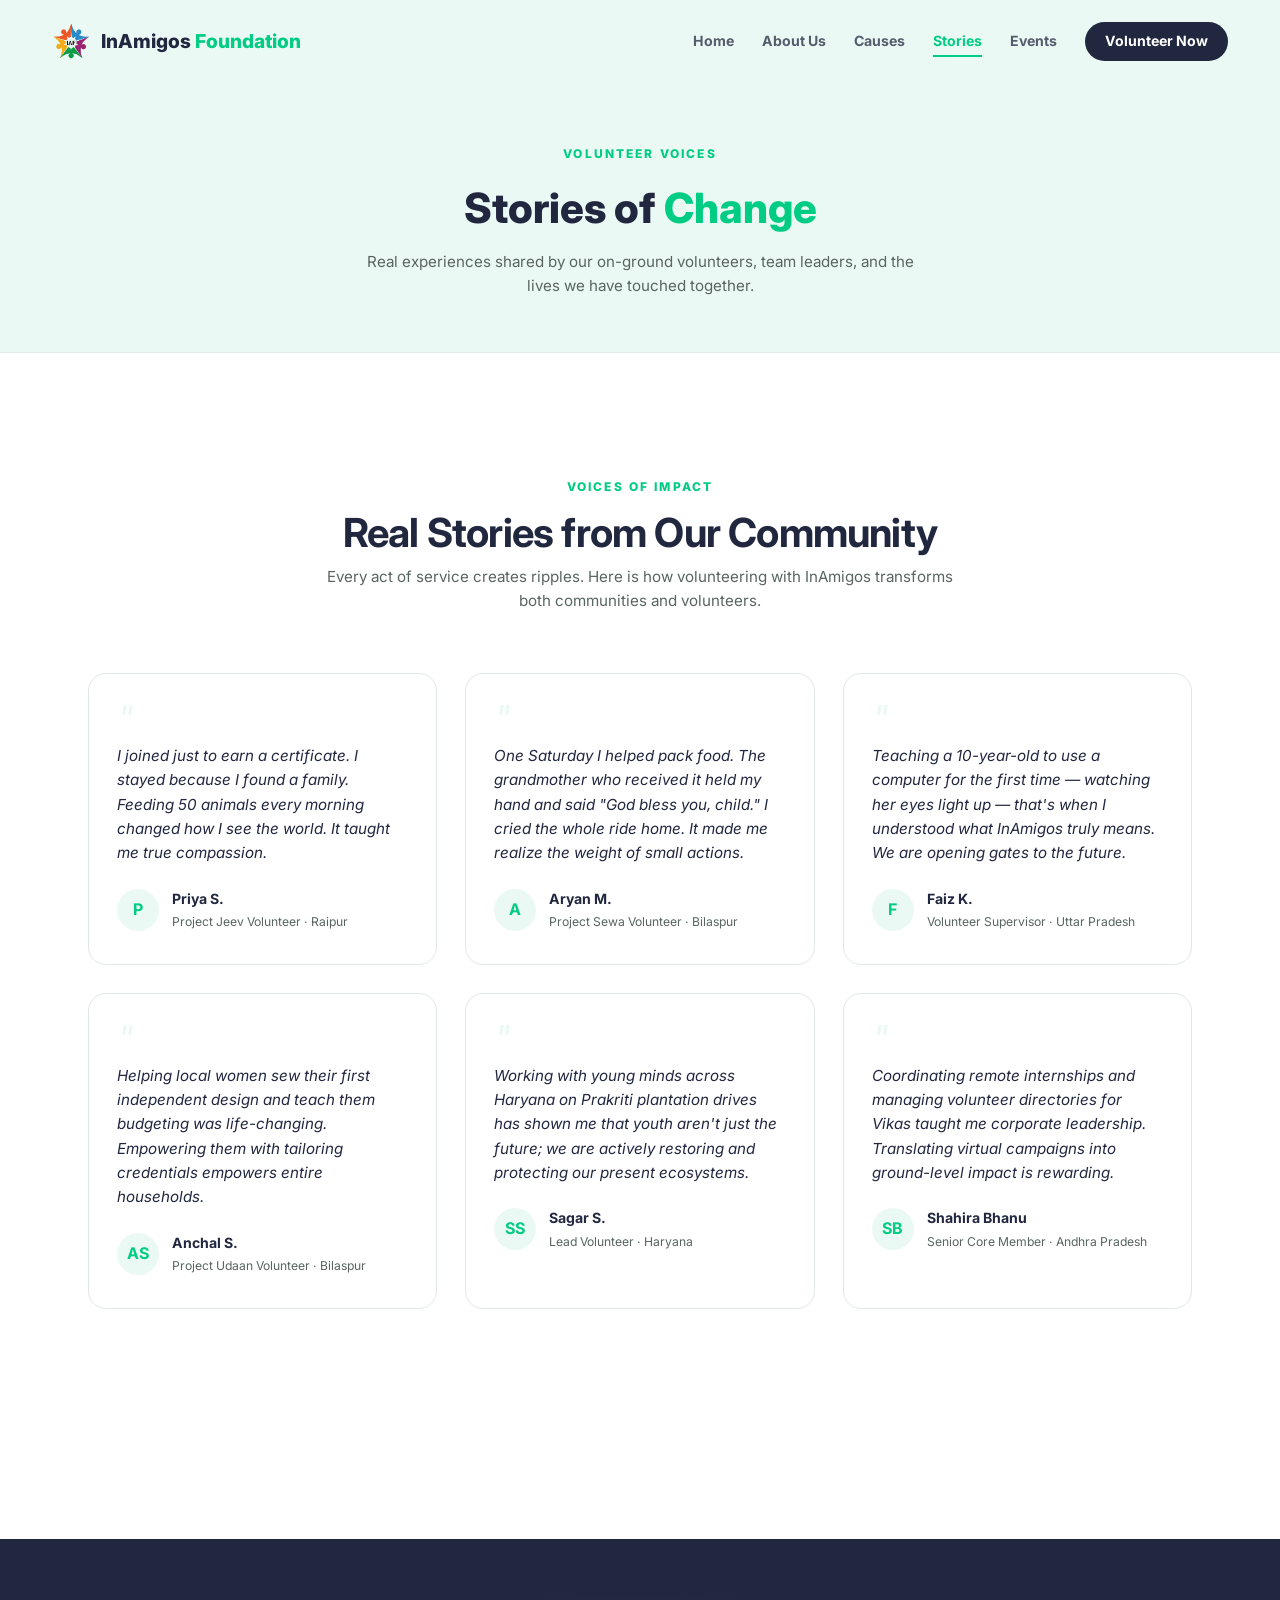
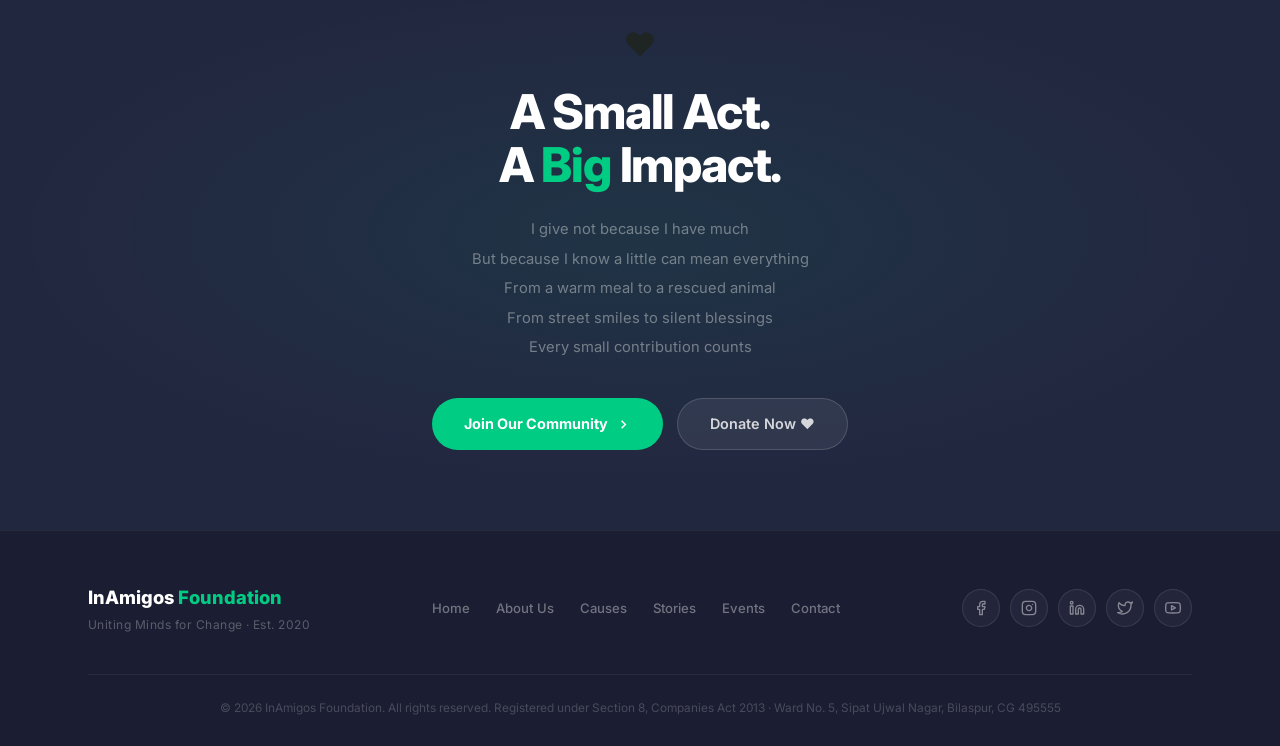
<file: stories/index.html>
<!DOCTYPE html>
<html lang="en">
<head>
  <meta charset="UTF-8" />
  <meta name="viewport" content="width=device-width, initial-scale=1.0"/>
  <title>Stories of Impact — InAmigos Foundation</title>
  <meta name="description" content="Read authentic testimonials and stories of change from the volunteers and core members of InAmigos Foundation across India." />
  <link rel="preconnect" href="https://fonts.googleapis.com">
  <link rel="preconnect" href="https://fonts.gstatic.com" crossorigin>
  <link href="https://fonts.googleapis.com/css2?family=Inter:wght@300;400;500;600;700;800&display=swap" rel="stylesheet">
  <link rel="stylesheet" href="../style.css"/>
</head>
<body>
  <header class="navbar" id="navbar">
    <div class="nav-logo">
      <img src="../assets/logo.png" alt="InAmigos Foundation Logo" class="logo-icon-img">
      <span class="nav-brand">InAmigos <em>Foundation</em></span>
    </div>
    <div class="nav-toggle" id="navToggle">
      <span></span>
      <span></span>
      <span></span>
    </div>
    <nav class="nav-links" id="navLinks">
      <a href="../home/">Home</a>
      <a href="../about/">About Us</a>
      <a href="../causes/">Causes</a>
      <a href="../stories/" class="active">Stories</a>
      <a href="../events/">Events</a>
      <a href="javascript:void(0)" onclick="openModal()" class="btn btn-dark nav-cta">Volunteer Now</a>
    </nav>
  </header>
  <section class="inner-hero">
    <div class="container">
      <span class="eyebrow">Volunteer Voices</span>
      <h1 class="inner-hero-title">
        Stories of <em>Change</em>
      </h1>
      <p class="inner-hero-desc">
        Real experiences shared by our on-ground volunteers, team leaders, and the lives we have touched together.
      </p>
    </div>
  </section>
  <section class="stories">
    <div class="container">
      <div class="reveal text-center" style="max-width: 650px; margin: 0 auto;">
        <span class="eyebrow">Voices of Impact</span>
        <h2 class="sec-title">Real Stories from Our Community</h2>
        <p class="sec-sub">Every act of service creates ripples. Here is how volunteering with InAmigos transforms both communities and volunteers.</p>
      </div>
      <div class="stories-page-grid">
        <div class="story-card reveal">
          <div class="story-q">I joined just to earn a certificate. I stayed because I found a family. Feeding 50 animals every morning changed how I see the world. It taught me true compassion.</div>
          <div class="story-person">
            <div class="story-av">P</div>
            <div>
              <div class="story-name">Priya S.</div>
              <div class="story-role">Project Jeev Volunteer · Raipur</div>
            </div>
          </div>
        </div>
        <div class="story-card reveal d1">
          <div class="story-q">One Saturday I helped pack food. The grandmother who received it held my hand and said "God bless you, child." I cried the whole ride home. It made me realize the weight of small actions.</div>
          <div class="story-person">
            <div class="story-av">A</div>
            <div>
              <div class="story-name">Aryan M.</div>
              <div class="story-role">Project Sewa Volunteer · Bilaspur</div>
            </div>
          </div>
        </div>
        <div class="story-card reveal d2">
          <div class="story-q">Teaching a 10-year-old to use a computer for the first time — watching her eyes light up — that's when I understood what InAmigos truly means. We are opening gates to the future.</div>
          <div class="story-person">
            <div class="story-av">F</div>
            <div>
              <div class="story-name">Faiz K.</div>
              <div class="story-role">Volunteer Supervisor · Uttar Pradesh</div>
            </div>
          </div>
        </div>
        <div class="story-card reveal">
          <div class="story-q">Helping local women sew their first independent design and teach them budgeting was life-changing. Empowering them with tailoring credentials empowers entire households.</div>
          <div class="story-person">
            <div class="story-av">AS</div>
            <div>
              <div class="story-name">Anchal S.</div>
              <div class="story-role">Project Udaan Volunteer · Bilaspur</div>
            </div>
          </div>
        </div>
        <div class="story-card reveal d1">
          <div class="story-q">Working with young minds across Haryana on Prakriti plantation drives has shown me that youth aren't just the future; we are actively restoring and protecting our present ecosystems.</div>
          <div class="story-person">
            <div class="story-av">SS</div>
            <div>
              <div class="story-name">Sagar S.</div>
              <div class="story-role">Lead Volunteer · Haryana</div>
            </div>
          </div>
        </div>
        <div class="story-card reveal d2">
          <div class="story-q">Coordinating remote internships and managing volunteer directories for Vikas taught me corporate leadership. Translating virtual campaigns into ground-level impact is rewarding.</div>
          <div class="story-person">
            <div class="story-av">SB</div>
            <div>
              <div class="story-name">Shahira Bhanu</div>
              <div class="story-role">Senior Core Member · Andhra Pradesh</div>
            </div>
          </div>
        </div>
      </div>
    </div>
  </section>
  <section class="final-cta">
    <div class="cta-glow"></div>
    <div class="container cta-inner">
      <span class="cta-heart">❤️</span>
      <h2 class="cta-h2">A Small Act.<br>A <em>Big</em> Impact.</h2>
      <p class="cta-poem">
        I give not because I have much<br>
        But because I know a little can mean everything<br>
        From a warm meal to a rescued animal<br>
        From street smiles to silent blessings<br>
        Every small contribution counts
      </p>
      <div class="cta-actions">
        <a href="javascript:void(0)" onclick="openModal()" class="btn-cta-p">
          Join Our Community
          <svg width="15" height="15" viewBox="0 0 24 24" fill="none" stroke="currentColor" stroke-width="2.5"><polyline points="9 18 15 12 9 6"/></svg>
        </a>
        <a href="https://rzp.io/l/kWQ87HP" target="_blank" class="btn-cta-g">
          Donate Now ♥
        </a>
      </div>
    </div>
  </section>
  <div class="modal-bg" id="joinModal">
    <div class="modal">
      <button class="modal-x" onclick="closeModal()" aria-label="Close Modal">
        <svg viewBox="0 0 24 24" fill="none" stroke="currentColor" stroke-width="2"><line x1="18" y1="6" x2="6" y2="18"></line><line x1="6" y1="6" x2="18" y2="18"></line></svg>
      </button>
      <div id="mForm">
        <h3>Volunteer Now</h3>
        <p class="modal-sub">Be the reason someone smiles today.</p>
        <div class="mfield">
          <label for="mName">Full Name</label>
          <input type="text" id="mName" placeholder="John Doe" required />
        </div>
        <div class="mfield">
          <label for="mInterest">Area of Interest</label>
          <select id="mInterest" required>
            <option value="">Select Area of Interest</option>
            <option value="seva">Project Sewa (Food Relief)</option>
            <option value="bachpan">Project Bachpanshala (Education)</option>
            <option value="jeev">Project Jeev (Animal Welfare)</option>
            <option value="udaan">Project Udaan (Women Empowerment)</option>
            <option value="prakriti">Project Prakriti (Environment)</option>
            <option value="vikas">Project Vikas (Youth Internship)</option>
            <option value="general">General Volunteering</option>
          </select>
        </div>
        <div class="mfield">
          <label for="mEmail">Email Address</label>
          <input type="email" id="mEmail" placeholder="john@example.com" required />
        </div>
        <button type="button" class="modal-submit" onclick="submitModal()">Submit Application</button>
      </div>
      <div id="mSuccess" class="modal-success hidden">
        <div class="modal-success-icon">
          <svg viewBox="0 0 24 24" fill="none" stroke="currentColor" stroke-width="3" stroke-linecap="round" stroke-linejoin="round"><polyline points="20 6 9 17 4 12"></polyline></svg>
        </div>
        <h3>Welcome Aboard!</h3>
        <p>Thank you for volunteering. We will contact you soon!</p>
      </div>
    </div>
  </div>
  <footer class="footer">
    <div class="container">
      <div class="footer-inner">
        <div>
          <div class="footer-brand">InAmigos <em>Foundation</em></div>
          <div class="footer-motto">Uniting Minds for Change · Est. 2020</div>
        </div>
        <nav class="footer-nav">
          <a href="../home/">Home</a>
          <a href="../about/">About Us</a>
          <a href="../causes/">Causes</a>
          <a href="../stories/">Stories</a>
          <a href="../events/">Events</a>
          <a href="https://inamigosfoundation.org.in/contact" target="_blank">Contact</a>
        </nav>
        <div class="footer-socials">
          <a href="https://www.facebook.com/inamigos.inamigos" target="_blank" aria-label="Facebook">
            <svg viewBox="0 0 24 24" fill="none" stroke="currentColor" stroke-width="2" stroke-linecap="round" stroke-linejoin="round"><path d="M18 2h-3a5 5 0 0 0-5 5v3H7v4h3v8h4v-8h3l1-4h-4V7a1 1 0 0 1 1-1h3z"/></svg>
          </a>
          <a href="https://www.instagram.com/inamigos/" target="_blank" aria-label="Instagram">
            <svg viewBox="0 0 24 24" fill="none" stroke="currentColor" stroke-width="2" stroke-linecap="round" stroke-linejoin="round"><rect x="2" y="2" width="20" height="20" rx="5" ry="5"/><path d="M16 11.37A4 4 0 1 1 12.63 8 4 4 0 0 1 16 11.37z"/><line x1="17.5" y1="6.5" x2="17.51" y2="6.5"/></svg>
          </a>
          <a href="https://www.linkedin.com/company/inamigos-foundation" target="_blank" aria-label="LinkedIn">
            <svg viewBox="0 0 24 24" fill="none" stroke="currentColor" stroke-width="2" stroke-linecap="round" stroke-linejoin="round"><path d="M16 8a6 6 0 0 1 6 6v7h-4v-7a2 2 0 0 0-2-2 2 2 0 0 0-2 2v7h-4v-7a6 6 0 0 1 6-6z"/><rect x="2" y="9" width="4" height="12"/><circle cx="4" cy="4" r="2"/></svg>
          </a>
          <a href="https://twitter.com/InamigosF" target="_blank" aria-label="Twitter">
            <svg viewBox="0 0 24 24" fill="none" stroke="currentColor" stroke-width="2" stroke-linecap="round" stroke-linejoin="round"><path d="M23 3a10.9 10.9 0 0 1-3.14 1.53 4.48 4.48 0 0 0-7.86 3v1A10.66 10.66 0 0 1 3 4s-4 9 5 13a11.64 11.64 0 0 1-7 2c9 5 20 0 20-11.5a4.5 4.5 0 0 0-.08-.83A7.72 7.72 0 0 0 23 3z"/></svg>
          </a>
          <a href="https://youtube.com/@inamigosfoundation4296" target="_blank" aria-label="YouTube">
            <svg viewBox="0 0 24 24" fill="none" stroke="currentColor" stroke-width="2" stroke-linecap="round" stroke-linejoin="round"><path d="M22.54 6.42a2.78 2.78 0 0 0-1.94-2C18.88 4 12 4 12 4s-6.88 0-8.6.46a2.78 2.78 0 0 0-1.94 2A29 29 0 0 0 1 11.75a29 29 0 0 0 .46 5.33A2.78 2.78 0 0 0 3.4 19c1.72.46 8.6.46 8.6.46s6.88 0 8.6-.46a2.78 2.78 0 0 0 1.94-2 29 29 0 0 0 .46-5.25 29 29 0 0 0-.46-5.33z"/><polygon points="9.75 15.02 15.5 11.75 9.75 8.48 9.75 15.02"/></svg>
          </a>
        </div>
      </div>
      <div class="footer-copy">
        &copy; 2026 InAmigos Foundation. All rights reserved. Registered under Section 8, Companies Act 2013 · Ward No. 5, Sipat Ujwal Nagar, Bilaspur, CG 495555
      </div>
    </div>
  </footer>
  <script src="../script.js"></script>
</body>
</html>
</file>
<file: style.css>
section:not(.hero):not(.inner-hero):not(.cta-section):not(.final-cta) {
  padding: 120px 0 !important;
}
.causes-preview { background: var(--cream); }
.form-grid-custom { display: grid; grid-template-columns: 1fr 1fr; grid-template-areas: "name interest" "email interest"; gap: 20px 24px; margin-bottom: 24px; }
.grid-name { grid-area: name; }
.grid-interest { grid-area: interest; }
.grid-email { grid-area: email; }
:root {
  --forest:      #00CC83;        
  --forest-hover: #00b372;
  --forest-deep: #222740;        
  --sage:        #00CC83;
  --sage-mid:    #00b372;
  --sage-pale:   #EBF9F4;        
  --amber:       #C5A17A;        
  --amber-pale:  #FAF4EA;
  --cream:       #F4F7F6;        
  --white:       #FFFFFF;
  --ink:         #1E2522;        
  --muted:       #5A6560;        
  --border:      #E2E8E5;        
  --card-bg:     #FFFFFF;
  --ff-display: 'Inter', system-ui, -apple-system, sans-serif;
  --ff-body:    'Inter', system-ui, -apple-system, sans-serif;
  --sh-sm:  0 2px 10px rgba(34,39,64,.03);
  --sh-md:  0 6px 20px rgba(34,39,64,.05);
  --sh-lg:  0 12px 36px rgba(34,39,64,.07);
  --sh-xl:  0 20px 48px rgba(34,39,64,.10);
  --ease: cubic-bezier(0.25, 1, 0.5, 1);
}
*, *::before, *::after { margin: 0; padding: 0; box-sizing: border-box; }
html { scroll-behavior: smooth; font-size: 16px; background-color: var(--cream); }
body {
  font-family: var(--ff-body);
  color: var(--ink);
  background: var(--cream);
  line-height: 1.6;
  -webkit-font-smoothing: antialiased;
  overflow-x: hidden;
}
a { color: inherit; text-decoration: none; transition: opacity .2s var(--ease); }
img { display: block; max-width: 100%; height: auto; }
button, input, select, textarea { font-family: inherit; }
button { cursor: pointer; border: none; background: none; }
em { font-style: normal; font-weight: inherit; color: var(--forest); }
::-webkit-scrollbar { width: 6px; }
::-webkit-scrollbar-track { background: var(--cream); }
::-webkit-scrollbar-thumb { background: var(--forest-deep); border-radius: 3px; }
.container { width: 100%; max-width: 1160px; margin: 0 auto; padding: 0 28px; }
.eyebrow {
  display: inline-block;
  font-size: .75rem;
  font-weight: 800;
  letter-spacing: .18em;
  text-transform: uppercase;
  color: var(--forest);
  margin-bottom: 12px;
}
.sec-title {
  font-family: var(--ff-display);
  font-size: clamp(1.8rem, 3.5vw, 2.5rem);
  font-weight: 700;
  color: var(--forest-deep);
  line-height: 1.2;
  letter-spacing: -.02em;
}
.sec-sub {
  font-size: 0.95rem;
  color: var(--muted);
  margin-top: 8px;
  line-height: 1.6;
}
.title-line {
  width: 52px;
  height: 3px;
  background: var(--amber);
  border-radius: 2px;
  margin-bottom: 24px;
}
.text-center { text-align: center; }
.reveal {
  opacity: 0;
  transform: translateY(16px);
  transition: opacity .5s var(--ease), transform .5s var(--ease);
}
.reveal.in { opacity: 1; transform: translateY(0); }
.d1 { transition-delay: .06s }
.d2 { transition-delay: .12s }
.d3 { transition-delay: .18s }
.btn {
  display: inline-flex;
  align-items: center;
  gap: 8px;
  padding: 11px 26px;
  border-radius: 50px;
  font-size: .88rem;
  font-weight: 700;
  transition: all .25s var(--ease);
}
.btn-dark { background: var(--forest-deep); color: var(--white); }
.btn-dark:hover {
  background: var(--forest);
  transform: translateY(-1px);
}
.btn-outline {
  background: transparent;
  color: var(--forest-deep);
  border: 1.5px solid var(--forest-deep);
}
.btn-outline:hover {
  background: var(--forest-deep);
  color: var(--white);
  transform: translateY(-1px);
}
.btn-amber { background: var(--forest); color: var(--white); }
.btn-amber:hover {
  background: var(--forest-hover);
  transform: translateY(-1px);
}
.btn-light { background: var(--white); color: var(--forest-deep); border: 1.5px solid var(--border); }
.btn-light:hover {
  background: var(--cream);
  transform: translateY(-1px);
}
.btn svg { width: 14px; height: 14px; transition: transform .2s; }
.btn:hover svg { transform: translateX(2px); }
.navbar {
  position: fixed;
  top: 0;
  left: 0;
  width: 100%;
  z-index: 200;
  padding: 22px 52px;
  display: flex;
  align-items: center;
  justify-content: space-between;
  transition: all .4s var(--ease);
}
.navbar.scrolled {
  background: rgba(244,247,246,.96);
  backdrop-filter: blur(14px);
  padding: 14px 52px;
  border-bottom: 1px solid var(--border);
  box-shadow: var(--sh-sm);
}
.nav-logo { display: flex; align-items: center; gap: 11px; }
.logo-icon-img { height: 36px; width: auto; }
.nav-brand {
  font-family: var(--ff-display);
  font-size: 1.2rem;
  font-weight: 800;
  color: var(--forest-deep);
}
.nav-brand em { font-style: normal; color: var(--forest); }
.nav-links { display: flex; align-items: center; gap: 28px; }
.nav-links a {
  font-size: .88rem;
  font-weight: 700;
  color: var(--forest-deep);
  opacity: .75;
  position: relative;
  padding: 4px 0;
}
.nav-links a:hover { opacity: 1; color: var(--forest); }
.nav-links a.active { opacity: 1; color: var(--forest); }
.nav-links a.active::after {
  content: '';
  position: absolute;
  bottom: 0; left: 0; width: 100%; height: 2px;
  background-color: var(--forest);
}
.nav-cta { padding: 8px 20px; font-size: .83rem; }
.nav-links a.nav-cta {
  background-color: var(--forest-deep) !important;
  color: var(--white) !important;
  opacity: 1 !important;
  padding: 8px 20px;
}
.nav-links a.nav-cta:hover {
  background-color: var(--forest) !important;
  color: var(--white) !important;
}
.navbar.home-nav:not(.scrolled) .nav-brand {
  color: var(--white);
}
.navbar.home-nav:not(.scrolled) .nav-brand em {
  color: var(--forest);
}
.navbar.home-nav:not(.scrolled) .nav-links a {
  color: var(--white);
  opacity: 0.95;
}
.navbar.home-nav:not(.scrolled) .nav-links a:hover {
  color: var(--forest);
  opacity: 1;
}
.navbar.home-nav:not(.scrolled) .nav-toggle span {
  background-color: var(--white);
}
.navbar.home-nav:not(.scrolled) .nav-links a.active::after {
  background-color: var(--white);
}
.nav-toggle {
  display: none;
  flex-direction: column;
  gap: 5px;
  cursor: pointer;
  z-index: 210;
}
.nav-toggle span {
  display: block;
  width: 24px;
  height: 2px;
  background-color: var(--forest-deep);
  transition: transform 0.3s, opacity 0.3s;
}
.hero {
  position: relative;
  height: 75vh;
  min-height: 520px;
  display: flex;
  align-items: center;
  justify-content: center;
  overflow: hidden;
  text-align: center;
  z-index: 1;
}
.hero-bg {
  position: absolute;
  top: 0; left: 0; width: 100%; height: 100%;
  background-image: url('https://images.unsplash.com/photo-1488521787991-ed7bbaae773c?q=80&w=1600&auto=format&fit=crop');
  background-size: cover;
  background-position: center;
  z-index: -2;
}
.hero-overlay {
  position: absolute;
  top: 0; left: 0; width: 100%; height: 100%;
  background: linear-gradient(135deg, rgba(28, 46, 34, 0.82) 0%, rgba(34, 39, 64, 0.88) 100%);
  z-index: -1;
}
.hero-content {
  max-width: 700px;
  padding: 0 24px;
  display: flex;
  flex-direction: column;
  align-items: center;
  color: var(--white);
  margin: 0 auto;
}
.hero-title {
  font-family: var(--ff-display);
  font-size: clamp(2.2rem, 5vw, 3.2rem);
  font-weight: 800;
  color: var(--white);
  line-height: 1.15;
  margin-bottom: 16px;
  letter-spacing: -.02em;
}
.hero-desc {
  font-size: 0.98rem;
  color: rgba(255, 255, 255, 0.85);
  max-width: 540px;
  margin-bottom: 30px;
  line-height: 1.6;
}
.hero-actions {
  display: flex;
  gap: 14px;
}
.hero-actions .btn-amber {
  background: var(--forest);
  color: var(--white);
}
.hero-actions .btn-amber:hover {
  background: var(--forest-hover);
}
.hero-actions .btn-outline {
  color: var(--white);
  border-color: rgba(255, 255, 255, 0.4);
}
.hero-actions .btn-outline:hover {
  background: var(--white) !important;
  color: var(--forest-deep) !important;
  border-color: var(--white) !important;
}
.inner-hero {
  padding: 140px 0 54px;
  background: var(--sage-pale);
  text-align: center;
  border-bottom: 1px solid var(--border);
}
.inner-hero-title {
  font-family: var(--ff-display);
  font-size: clamp(2rem, 4vw, 2.6rem);
  font-weight: 800;
  color: var(--forest-deep);
  margin-bottom: 8px;
}
.inner-hero-desc {
  font-size: 0.95rem;
  color: var(--muted);
  max-width: 560px;
  margin: 0 auto;
}
.about { padding: 90px 0; background: var(--white); }
.about-grid {
  display: grid; grid-template-columns: 1fr 1.2fr;
  gap: 60px; align-items: center;
}
.about-mv-grid {
  display: grid;
  grid-template-columns: 1fr 1fr;
  gap: 30px;
  margin-top: 80px;
}
.about-title {
  font-family: var(--ff-display);
  font-size: clamp(1.8rem, 3.5vw, 2.4rem);
  font-weight: 800; color: var(--forest-deep);
  line-height: 1.2; margin-bottom: 16px;
}
.about-text {
  font-size: .95rem; color: var(--muted);
  line-height: 1.7; margin-bottom: 20px;
}
.about-right { display: flex; flex-direction: column; gap: 20px; }
.about-card {
  border-radius: 16px; padding: 24px 28px;
  border: 1px solid var(--border);
}
.about-card h3 {
  font-family: var(--ff-display);
  font-size: 1.15rem; font-weight: 700;
  color: var(--forest-deep); margin-bottom: 8px;
}
.about-card p { font-size: .9rem; color: var(--muted); line-height: 1.6; }
.card-mission { background: var(--sage-pale); }
.card-vision  { background: var(--amber-pale); }
.credential-item {
  display: flex;
  align-items: flex-start;
  gap: 16px;
  padding: 14px 0;
  background: transparent !important;
  border: none !important;
}
.credential-info h4 {
  font-size: 1rem;
  font-weight: 700;
  color: var(--forest-deep);
  margin-bottom: 4px;
}
.credential-info p {
  font-size: 0.85rem;
  color: var(--muted);
}
.carousel-container {
  position: relative;
  width: 100%;
  margin-top: 40px;
  padding: 0 40px;
}
.carousel-icon-img {
  width: 44px;
  height: 44px;
  object-fit: contain;
  margin-bottom: 18px;
  display: block;
}
.carousel-track-container {
  overflow: hidden;
  width: 100%;
}
.carousel-track {
  display: flex;
  transition: transform 0.5s cubic-bezier(0.25, 1, 0.5, 1);
  gap: 24px;
}
.carousel-slide {
  flex: 0 0 calc(33.333% - 16px);
  width: calc(33.333% - 16px);
}
@media (max-width: 1024px) {
  .carousel-slide {
    flex: 0 0 calc(50% - 12px);
    width: calc(50% - 12px);
  }
}
@media (max-width: 768px) {
  .carousel-slide {
    flex: 0 0 100%;
    width: 100%;
  }
}
.carousel-btn {
  position: absolute;
  top: 50%;
  transform: translateY(-50%);
  width: 42px;
  height: 42px;
  border-radius: 50%;
  background: var(--white);
  border: 1px solid var(--border);
  box-shadow: var(--sh-sm);
  display: flex;
  align-items: center;
  justify-content: center;
  color: var(--forest-deep);
  transition: all 0.25s var(--ease);
  z-index: 10;
  cursor: pointer;
}
.carousel-btn:hover {
  background: var(--forest-deep);
  color: var(--white);
  border-color: var(--forest-deep);
}
.carousel-btn-prev { left: -8px; }
.carousel-btn-next { right: -8px; }
.causes-detail-grid {
  display: grid;
  grid-template-columns: repeat(2, 1fr);
  gap: 32px;
  padding: 60px 0 110px;
}
.cause-detail-card {
  background: var(--white);
  border: 1px solid var(--border);
  border-radius: 20px;
  overflow: hidden;
  display: flex;
  flex-direction: column;
  position: relative;
  transition: all .35s var(--ease);
  height: 100%;
}
.cause-detail-card:hover {
  transform: translateY(-5px);
  box-shadow: var(--sh-lg);
  border-color: var(--forest);
}
.cause-img-wrap {
  width: 100%;
  height: 220px;
  overflow: hidden;
  position: relative;
}
.cause-img-wrap img {
  width: 100%;
  height: 100%;
  object-fit: cover;
  transition: transform .5s var(--ease);
}
.cause-detail-card:hover .cause-img-wrap img {
  transform: scale(1.04);
}
.cause-info {
  padding: 24px;
  display: flex;
  flex-direction: column;
  flex-grow: 1;
  position: relative;
}
.cause-info h3 {
  font-family: var(--ff-display);
  font-size: 1.25rem;
  font-weight: 700;
  color: var(--forest-deep);
  margin-bottom: 10px;
}
.cause-desc {
  font-size: .88rem;
  color: var(--muted);
  line-height: 1.6;
  margin-bottom: 20px;
}
.cause-metric {
  background: transparent;
  border: none;
  border-radius: 0;
  padding: 14px 0 0;
  margin-top: auto;
  display: flex;
  justify-content: space-between;
  align-items: center;
}
.cause-metric-val {
  font-family: var(--ff-display);
  font-size: 1.3rem;
  font-weight: 700;
  color: var(--forest);
}
.cause-metric-lbl {
  font-size: .75rem;
  color: var(--muted);
  text-transform: uppercase;
  letter-spacing: .05em;
  text-align: right;
}
.cause-overlay {
  position: absolute;
  bottom: 0;
  left: 0;
  right: 0;
  height: 75%;
  background: rgba(34, 39, 64, 0.96); 
  display: flex;
  flex-direction: column;
  justify-content: center;
  align-items: center;
  gap: 14px;
  padding: 24px;
  z-index: 10;
  clip-path: inset(100% 0 0 0);
  transition: clip-path 0.35s var(--ease);
  border-radius: 0 0 20px 20px;
  text-align: center;
}
.cause-detail-card:hover .cause-overlay {
  clip-path: inset(0% 0 0 0);
}
.cause-overlay .cause-desc {
  color: rgba(255, 255, 255, 0.9);
  font-size: 0.88rem;
  line-height: 1.55;
  margin-bottom: 8px;
  max-width: 280px;
}
.cause-overlay .btn {
  width: 80%;
  justify-content: center;
}
.events { padding: 90px 0; background: var(--cream); }
.events-head {
  display: flex; align-items: flex-end; justify-content: space-between;
  margin-bottom: 48px; flex-wrap: wrap; gap: 20px;
}
.events-link svg { width: 15px; height: 15px; }
.events-grid { display: grid; grid-template-columns: repeat(3, 1fr); gap: 24px; }
.ecard {
  border-radius: 20px; overflow: hidden; background: var(--white);
  box-shadow: var(--sh-sm); cursor: pointer; position: relative;
  display: flex; flex-direction: column;
  transition: transform .35s var(--ease), box-shadow .35s var(--ease);
  border: 1px solid var(--border);
}
.ecard:hover { transform: translateY(-5px); box-shadow: var(--sh-xl); border-color: var(--forest); }
.ecard-img-wrap {
  position: relative; width: 100%; height: 220px;
  overflow: hidden; flex-shrink: 0;
}
.ecard-img { width: 100%; height: 100%; object-fit: cover; transition: transform .5s var(--ease); }
.ecard:hover .ecard-img { transform: scale(1.04); }
.ecard-tag {
  position: absolute; top: 16px; left: 16px; z-index: 2;
  padding: 5px 13px; border-radius: 50px;
  font-size: .68rem; font-weight: 800;
  letter-spacing: .07em; text-transform: uppercase;
}
.tag-edu      { background: var(--amber); color: #fff; }
.tag-social   { background: var(--forest); color: #fff; }
.ecard-info { padding: 20px 22px 24px; display: flex; flex-direction: column; gap: 6px; }
.ecard-date { display: inline-flex; align-items: center; gap: 7px; font-size: .75rem; font-weight: 600; color: var(--forest); }
.ecard-date svg { width: 13px; height: 13px; }
.ecard-name { font-family: var(--ff-display); font-size: 1.1rem; font-weight: 700; color: var(--forest-deep); line-height: 1.25; }
.ecard-overlay {
  position: absolute;
  top: 0;
  bottom: 0;
  left: 0;
  right: 0;
  background: rgba(34, 39, 64, 0.96); 
  border-radius: 20px;
  z-index: 5;
  padding: 24px;
  display: flex;
  flex-direction: column;
  justify-content: flex-end;
  gap: 12px;
  clip-path: inset(100% 0 0 0);
  transition: clip-path .4s var(--ease);
}
.ecard:hover .ecard-overlay { clip-path: inset(0% 0 0 0); }
.overlay-tag { display: inline-block; width: fit-content; padding: 4px 12px; border-radius: 50px; font-size: .65rem; font-weight: 800; letter-spacing: .08em; text-transform: uppercase; margin-bottom: 2px; }
.overlay-date { font-size: .75rem; font-weight: 600; color: rgba(255,255,255,.5); display: inline-flex; align-items: center; gap: 6px; }
.overlay-date svg { width: 12px; height: 12px; }
.overlay-title { font-family: var(--ff-display); font-size: 1.1rem; font-weight: 700; color: var(--white); line-height: 1.25; }
.overlay-desc { font-size: .83rem; color: rgba(255,255,255,.7); line-height: 1.55; }
.overlay-cta {
  display: inline-flex; align-items: center; gap: 7px;
  background: var(--forest); color: var(--white);
  padding: 10px 20px; border-radius: 50px;
  font-size: .8rem; font-weight: 700;
  width: fit-content; margin-top: 4px;
  transition: background .2s, transform .2s;
  cursor: pointer; border: none;
}
.overlay-cta:hover { background: var(--forest-hover); transform: translateX(2px); }
.overlay-cta svg { width: 14px; height: 14px; }
.stats { padding: 90px 0; background: var(--cream); }
.stats-grid {
  display: grid; grid-template-columns: repeat(4, 1fr);
  gap: 32px;
  background: transparent;
  border-radius: 0; overflow: visible;
}
.stat-block {
  background: transparent;
  padding: 20px 12px; text-align: center;
  transition: transform .3s;
}
.stat-block:hover { transform: translateY(-2px); }
.stat-ico {
  display: flex; align-items: center; justify-content: center;
  margin: 0 auto 18px; color: var(--forest);
}
.stat-ico svg { width: 32px; height: 32px; }
.stat-n {
  font-family: var(--ff-display);
  font-size: 2.6rem; font-weight: 800; color: var(--forest-deep);
  line-height: 1; margin-bottom: 6px;
}
.stat-l {
  font-size: .75rem; font-weight: 700; letter-spacing: .08em;
  text-transform: uppercase; color: var(--muted);
}
.journey { padding: 90px 0; background: var(--cream); }
.journey-flow { display: flex; align-items: flex-start; gap: 0; margin-top: 60px; position: relative; }
.journey-step { flex: 1; text-align: center; padding: 0 16px; position: relative; }
.journey-step:not(:last-child)::after {
  content: ''; position: absolute;
  top: 27px; left: calc(50% + 28px);
  width: calc(100% - 56px); height: 1px;
  background: linear-gradient(90deg, var(--forest) 0%, var(--border) 100%);
}
.j-num {
  width: 54px; height: 54px; border-radius: 50%;
  background: var(--forest-deep); color: var(--white);
  font-family: var(--ff-display); font-size: 1.15rem; font-weight: 700;
  display: flex; align-items: center; justify-content: center;
  margin: 0 auto 18px; position: relative; z-index: 1;
  transition: background .3s, transform .3s;
}
.journey-step:hover .j-num { background: var(--forest); transform: scale(1.1); }
.j-title { font-family: var(--ff-display); font-size: 1rem; font-weight: 700; color: var(--forest-deep); margin-bottom: 7px; }
.j-desc { font-size: .83rem; color: var(--muted); line-height: 1.55; }
.stories { padding: 90px 0; background: var(--white); }
.stories-grid { display: grid; grid-template-columns: repeat(3, 1fr); gap: 24px; margin-top: 54px; }
.story-card {
  border: 1px solid var(--border); border-radius: 18px;
  padding: 32px 28px; background: var(--white);
  transition: all .35s var(--ease);
}
.story-card:hover { box-shadow: var(--sh-md); transform: translateY(-2px); border-color: var(--forest); }
.story-q { font-style: italic; font-size: 0.95rem; color: var(--forest-deep); line-height: 1.6; margin-bottom: 22px; }
.story-q::before {
  content: '"'; display: block; font-size: 2.5rem; line-height: .7;
  color: var(--sage-pale); margin-bottom: 10px;
}
.story-person { display: flex; align-items: center; gap: 13px; }
.story-av {
  width: 42px; height: 42px; border-radius: 50%;
  background: var(--sage-pale); color: var(--forest);
  font-size: 1rem; font-weight: 700;
  display: flex; align-items: center; justify-content: center; flex-shrink: 0;
}
.story-name { font-size: .88rem; font-weight: 700; color: var(--forest-deep); }
.story-role { font-size: .76rem; color: var(--muted); margin-top: 2px; }
.gallery { padding: 90px 0; background: var(--cream); }
.bento-container { position: relative; width: 100%; border-radius: 28px; overflow: hidden; margin-top: 52px; }
.bento-grid {
  display: grid; grid-template-columns: repeat(6, 1fr);
  grid-auto-rows: 140px; gap: 16px; padding: 8px;
  grid-auto-flow: dense;
}
.bento-item {
  position: relative; overflow: hidden; border-radius: 18px;
  background-color: var(--white); cursor: pointer;
  border: 1px solid var(--border);
}
.bento-tall  { grid-column: span 2; grid-row: span 2; }
.bento-short { grid-row: span 2; grid-column: span 2; }
.bento-wide  { grid-column: span 4; grid-row: span 2; }
.bento-item:not(.bento-tall):not(.bento-short):not(.bento-wide) { grid-row: span 2; grid-column: span 2; }
.bento-img { width: 100%; height: 100%; object-fit: cover; transition: transform 0.8s var(--ease); }
.bento-item:hover .bento-img { transform: scale(1.04); }
.bento-hover-content {
  position: absolute; bottom: 0; left: 0; width: 100%; height: 100%; padding: 24px;
  background: linear-gradient(to top, rgba(34,39,64, 0.95) 0%, rgba(34,39,64, 0.3) 60%, transparent 100%);
  color: var(--white); display: flex; flex-direction: column; justify-content: flex-end;
  opacity: 0; transform: translateY(8px);
  transition: opacity 0.4s var(--ease), transform 0.4s var(--ease);
  pointer-events: none;
}
.bento-item:hover .bento-hover-content { opacity: 1; transform: translateY(0); pointer-events: auto; }
.bento-hover-content h3 { font-size: 1.15rem; font-weight: 700; margin-bottom: 6px; }
.bento-hover-content p { font-size: .8rem; line-height: 1.5; color: rgba(255, 255, 255, 0.8); margin-bottom: 16px; }
.bento-item-arrow {
  width: 32px; height: 32px; border-radius: 50%;
  background-color: var(--forest); color: var(--white);
  display: flex; align-items: center; justify-content: center;
  align-self: flex-start; transition: var(--ease);
}
.bento-item-arrow svg { width: 14px; height: 14px; }
.bento-item:hover .bento-item-arrow { transform: translateX(2px); background-color: var(--white); color: var(--forest-deep); }
.team { padding: 90px 0; background: var(--cream); }
.team-grid { display: grid; grid-template-columns: repeat(3, 1fr); gap: 24px; margin-top: 48px; }
.team-card {
  background: var(--white); border: 1px solid var(--border);
  border-radius: 16px; overflow: hidden;
  display: flex; flex-direction: column;
  transition: all .3s var(--ease); min-height: 350px;
}
.team-card:hover { transform: translateY(-4px); border-color: var(--forest); box-shadow: var(--sh-md); }
.team-photo-wrap {
  width: 100%; height: 300px; overflow: hidden;
}
.team-photo-wrap img {
  width: 100%; height: 100%; object-fit: cover;
  transition: transform 0.5s var(--ease);
}
.team-card:hover .team-photo-wrap img {
  transform: scale(1.04);
}
.team-details {
  padding: 22px 18px 24px; text-align: center;
}
.team-name { font-family: var(--ff-display); font-size: 1.1rem; font-weight: 700; color: var(--forest-deep); }
.team-role { font-size: .8rem; color: var(--muted); margin-top: 4px; font-weight: 700; text-transform: uppercase; letter-spacing: .05em; }
.cta-section {
  position: relative; min-height: 420px;
  background-color: var(--sage-pale);
  color: var(--forest-deep); overflow: hidden;
  display: flex; align-items: center;
  border-top: 1px solid var(--border);
  border-bottom: 1px solid var(--border);
}
.cta-container {
  width: 100%; max-width: 1200px; margin: 0 auto;
  padding: 0 48px; display: flex; justify-content: center;
  transition: transform .6s var(--ease), opacity .5s var(--ease);
}
.cta-container.fade { opacity: 0.2; transform: translateX(12%) scale(0.96); pointer-events: none; }
.cta-content { max-width: 600px; text-align: center; }
.cta-title { font-family: var(--ff-display); font-size: 2.6rem; font-weight: 800; margin-bottom: 16px; line-height: 1.1; color: var(--forest-deep); }
.cta-subtitle { font-size: 1rem; color: var(--muted); margin-bottom: 28px; }
.form-panel {
  position: absolute; top: 0; left: 0; width: 50%; height: 100%;
  background-color: var(--white); color: var(--ink);
  padding: 20px 40px; border-right: 1px solid var(--border);
  box-shadow: 15px 0 45px rgba(34, 39, 64, 0.08);
  transform: translateX(-100%);
  transition: transform 0.6s cubic-bezier(0.25, 1, 0.5, 1);
  z-index: 40; display: flex; flex-direction: column; justify-content: center;
}
.form-panel.active { transform: translateX(0); }
.form-scroll-container {
  overflow-y: auto;
  max-height: 100%;
  padding-right: 4px;
  -webkit-overflow-scrolling: touch;
  -ms-overflow-style: none;
  scrollbar-width: none;
}
.form-scroll-container::-webkit-scrollbar {
  display: none;
}
.close-form-btn {
  position: absolute; top: 24px; right: 24px;
  width: 38px; height: 38px; border-radius: 50%;
  background-color: var(--cream); border: 1px solid var(--border);
  color: var(--forest-deep); display: flex; align-items: center; justify-content: center;
  cursor: pointer; transition: all 0.3s;
}
.close-form-btn:hover { background-color: var(--forest-deep); color: var(--white); transform: rotate(90deg); }
.close-form-btn svg { width: 16px; height: 16px; }
.form-title { font-family: var(--ff-display); font-size: 1.6rem; color: var(--forest-deep); margin-bottom: 8px; font-weight: 800; }
.form-subtitle { font-size: .88rem; color: var(--muted); margin-bottom: 24px; }
.form-group { position: relative; }
.form-group.span-full { grid-column: span 2; }
.form-input {
  width: 100%; padding: 8px 0; border: none;
  border-bottom: 2px solid var(--border); background-color: transparent;
  color: var(--ink); font-size: 0.95rem; outline: none; transition: border-color .3s;
}
.form-label {
  position: absolute; top: 8px; left: 0;
  font-size: 0.95rem; color: var(--muted);
  pointer-events: none; transition: all 0.25s var(--ease);
}
.form-input:focus ~ .form-label,
.form-input:not(:placeholder-shown) ~ .form-label {
  top: -12px; font-size: 0.75rem; font-weight: 700; color: var(--forest);
}
.focus-line { position: absolute; bottom: 0; left: 0; width: 0; height: 2px; background-color: var(--forest); transition: width 0.3s; }
.form-input:focus ~ .focus-line { width: 100%; }
.custom-select-wrapper { position: relative; width: 100%; }
.custom-select-trigger {
  width: 100%; padding: 8px 0; border-bottom: 2px solid var(--border);
  display: flex; justify-content: space-between; align-items: center;
  cursor: pointer; font-size: 0.95rem; color: var(--ink);
}
.custom-select-trigger span { white-space: nowrap; overflow: hidden; text-overflow: ellipsis; }
.select-arrow { color: var(--muted); transition: transform 0.25s; }
.select-arrow svg { width: 16px; height: 16px; }
.custom-select-wrapper.open .select-arrow { transform: rotate(180deg); color: var(--forest); }
.custom-options {
  position: absolute; top: calc(100% + 4px); left: 0; width: 100%;
  background-color: var(--white); border-radius: 12px;
  box-shadow: var(--sh-lg); border: 1px solid var(--border);
  max-height: 0; opacity: 0; overflow: hidden;
  transition: max-height 0.35s var(--ease), opacity 0.3s ease; z-index: 100;
}
.custom-options.open { max-height: 180px; opacity: 1; overflow-y: auto; }
.custom-option {
  padding: 11px 16px; font-size: 0.88rem; cursor: pointer; color: var(--muted);
  transition: background 0.2s, color 0.2s;
}
.custom-option:hover { background: var(--sage-pale); color: var(--forest-deep); }
.form-select-label-floating {
  position: absolute; top: -12px; left: 0; font-size: 0.75rem; font-weight: 700; color: var(--forest);
  opacity: 0; transition: opacity 0.25s;
}
.custom-select-wrapper.has-val ~ .form-select-label-floating { opacity: 1; }
.btn-submit { width: 40%; background: var(--forest-deep); color: var(--white); padding: 12px; justify-content: center; margin-top: 26px; border-radius: 50px; font-size: .92rem; font-weight: 700; border: none; cursor: pointer; transition: all .3s var(--ease); align-self: center;}
.success-overlay {
  position: absolute; inset: 0; background: rgba(244, 247, 246, 0.98);
  display: flex; align-items: center; justify-content: center;
  opacity: 0; pointer-events: none; transition: opacity 0.4s var(--ease); z-index: 50;
}
.success-overlay.active { opacity: 1; pointer-events: auto; }
.success-card { max-width: 380px; text-align: center; padding: 20px; }
.success-icon-wrap {
  width: 58px; height: 58px; border-radius: 50%;
  background: var(--sage-pale); color: var(--forest);
  display: flex; align-items: center; justify-content: center;
  margin: 0 auto 20px; font-size: 1.5rem;
}
.success-card h3 { font-family: var(--ff-display); font-size: 1.6rem; color: var(--forest-deep); margin-bottom: 8px; }
.success-card p { font-size: .88rem; color: var(--muted); margin-bottom: 24px; }
.modal-bg {
  position: fixed; inset: 0; background: rgba(34, 39, 64, 0.7);
  backdrop-filter: blur(6px); z-index: 500;
  display: flex; align-items: center; justify-content: center;
  opacity: 0; pointer-events: none; transition: opacity .4s var(--ease);
}
.modal-bg.open { opacity: 1; pointer-events: auto; }
.modal {
  background: var(--white); border-radius: 24px; padding: 48px;
  max-width: 450px; width: 90%; position: relative;
  transform: scale(.92) translateY(16px); transition: transform .4s var(--ease);
  box-shadow: var(--sh-xl);
}
.modal-bg.open .modal { transform: scale(1) translateY(0); }
.modal-x {
  position: absolute; top: 18px; right: 18px; width: 34px; height: 34px; border-radius: 50%;
  background: var(--cream); border: 1px solid var(--border);
  display: flex; align-items: center; justify-content: center;
  cursor: pointer; color: var(--muted); transition: all .2s;
}
.modal-x:hover { background: var(--forest-deep); color: var(--white); }
.modal-x svg { width: 15px; height: 15px; }
.modal h3 { font-family: var(--ff-display); font-size: 1.5rem; font-weight: 800; color: var(--forest-deep); margin-bottom: 6px; }
.modal-sub { font-size: .87rem; color: var(--muted); margin-bottom: 28px; }
.mfield { margin-bottom: 18px; }
.mfield label {
  display: block; font-size: .72rem; font-weight: 800;
  color: var(--forest-deep); letter-spacing: .05em; text-transform: uppercase; margin-bottom: 6px;
}
.mfield input, .mfield select {
  width: 100%; padding: 11px 15px; border: 1.5px solid var(--border);
  border-radius: 10px; font-family: var(--ff-body); font-size: .93rem;
  color: var(--ink); background: var(--cream); outline: none; transition: border-color .2s;
}
.mfield input:focus, .mfield select:focus { border-color: var(--forest); background: var(--white); }
.modal-submit {
  width: 100%; background: var(--forest-deep); color: var(--white);
  padding: 13px; border-radius: 50px; font-size: .92rem; font-weight: 700;
  border: none; cursor: pointer; margin-top: 6px; transition: all .3s var(--ease);
}
.modal-submit:hover { background: var(--forest); transform: translateY(-2px); box-shadow: var(--sh-md); }
.modal-success { text-align: center; padding: 16px 0; }
.modal-success-icon {
  width: 60px; height: 60px; border-radius: 50%;
  background: var(--sage-pale); color: var(--forest);
  display: flex; align-items: center; justify-content: center; margin: 0 auto 18px;
}
.modal-success-icon svg { width: 28px; height: 28px; }
.modal-success h3 { font-family: var(--ff-display); font-size: 1.4rem; color: var(--forest-deep); margin-bottom: 8px; }
.modal-success p { font-size: .88rem; color: var(--muted); }
.hidden { display: none !important; }
.final-cta {
  padding: 80px 0; background: var(--forest-deep);
  position: relative; overflow: hidden; text-align: center;
}
.cta-glow {
  position: absolute; inset: 0;
  background: radial-gradient(ellipse 70% 60% at 50% 50%, rgba(0, 204, 131, 0.08) 0%, transparent 70%);
  pointer-events: none;
}
.cta-inner { position: relative; z-index: 2; }
.cta-heart { font-size: 2rem; display: block; margin-bottom: 16px; }
.cta-h2 {
  font-family: var(--ff-display); font-size: clamp(2rem, 5vw, 3rem);
  font-weight: 800; color: var(--white); line-height: 1.1;
  letter-spacing: -.025em; margin-bottom: 16px;
}
.cta-h2 em { font-style: normal; color: var(--forest); }
.cta-poem {
  font-family: var(--ff-display); font-size: .92rem;
  color: rgba(244,247,246,.4); line-height: 2; margin: 24px auto 36px;
  max-width: 440px;
}
.cta-actions { display: flex; gap: 14px; justify-content: center; flex-wrap: wrap; }
.btn-cta-p {
  display: inline-flex; align-items: center; gap: 8px;
  background: var(--forest); color: var(--white);
  padding: 13px 32px; border-radius: 50px; font-size: .9rem; font-weight: 700;
  transition: all .25s var(--ease);
}
.btn-cta-p:hover { background: var(--forest-hover); transform: translateY(-1px); }
.btn-cta-g {
  display: inline-flex; align-items: center; gap: 8px;
  background: rgba(255,255,255,.07); border: 1px solid rgba(255,255,255,.15);
  color: rgba(255,255,255,.8); padding: 13px 32px; border-radius: 50px;
  font-size: .9rem; font-weight: 600; transition: all .25s var(--ease);
}
.btn-cta-g:hover { background: rgba(255,255,255,.12); color: var(--white); transform: translateY(-1px); }
.footer { background: #1b1e32; border-top: 1px solid rgba(255,255,255,.06); padding: 52px 0 28px; }
.footer-inner { display: flex; align-items: center; justify-content: space-between; flex-wrap: wrap; gap: 24px; margin-bottom: 40px; }
.footer-brand { font-family: var(--ff-display); font-size: 1.15rem; font-weight: 800; color: var(--white); }
.footer-brand em { font-style: normal; color: var(--forest); }
.footer-motto { font-size: .75rem; color: rgba(255,255,255,.28); margin-top: 3px; letter-spacing: .04em; }
.footer-nav { display: flex; gap: 26px; flex-wrap: wrap; }
.footer-nav a { font-size: .82rem; color: rgba(255,255,255,.38); font-weight: 500; transition: color .2s; }
.footer-nav a:hover { color: rgba(255,255,255,.8); }
.footer-socials { display: flex; gap: 10px; }
.footer-socials a {
  width: 38px; height: 38px; border-radius: 50%; border: 1px solid rgba(255,255,255,.1);
  background: rgba(255,255,255,.04); color: rgba(255,255,255,.45);
  display: flex; align-items: center; justify-content: center; transition: all .25s;
}
.footer-socials a:hover { border-color: var(--forest); color: var(--white); background: rgba(0,204,131,.2); }
.footer-socials svg { width: 16px; height: 16px; }
.footer-copy { font-size: .74rem; color: rgba(255,255,255,.2); text-align: center; padding-top: 24px; border-top: 1px solid rgba(255,255,255,.06); }
.causes-intro { padding: 80px 0 60px; background: var(--white); text-align: center; }
.stories-intro { padding: 80px 0 60px; background: var(--white); text-align: center; }
.stories-page-grid { display: grid; grid-template-columns: repeat(3, 1fr); gap: 28px; padding: 60px 0 110px; }
.events-page-intro { padding: 80px 0 60px; background: var(--white); text-align: center; }
.events-grid { display: grid; grid-template-columns: repeat(3, 1fr); gap: 28px; padding: 60px 0 110px; }
@media (max-width: 1200px) {
  .container {
    max-width: 960px;
  }
}
@media (max-width: 991px) {
  .container {
    max-width: 720px;
    padding: 0 24px;
  }
  .navbar {
    padding: 16px 24px;
  }
  .navbar.scrolled {
    padding: 12px 24px;
  }
  .nav-toggle {
    display: flex !important;
  }
  .nav-links {
    position: fixed;
    top: 0;
    right: -100%;
    width: 280px;
    height: 100vh;
    background: var(--white);
    flex-direction: column;
    align-items: flex-start;
    padding: 100px 40px 40px;
    gap: 24px;
    box-shadow: var(--sh-xl);
    transition: right 0.4s var(--ease);
    z-index: 199;
  }
  .nav-links.open {
    right: 0;
  }
  .navbar.home-nav:not(.scrolled) .nav-brand {
    color: var(--forest-deep) !important;
  }
  .navbar.home-nav:not(.scrolled) .nav-links a {
    color: var(--forest-deep) !important;
    opacity: 0.8;
  }
  .navbar.home-nav:not(.scrolled) .nav-links a.active::after {
    background-color: var(--forest) !important;
  }
  .navbar.home-nav:not(.scrolled) .nav-toggle span {
    background-color: var(--forest-deep) !important;
  }
  .nav-toggle.open span:nth-child(1) {
    transform: translateY(7px) rotate(45deg);
  }
  .nav-toggle.open span:nth-child(2) {
    opacity: 0;
  }
  .nav-toggle.open span:nth-child(3) {
    transform: translateY(-7px) rotate(-45deg);
  }
  .about-grid, .about-mv-grid {
    grid-template-columns: 1fr;
    gap: 40px;
  }
  .team-grid {
    grid-template-columns: repeat(2, 1fr);
    gap: 20px;
  }
  .stories-grid, .stories-page-grid {
    grid-template-columns: repeat(2, 1fr);
    gap: 20px;
  }
  .form-panel {
    width: 80%;
    padding: 30px;
  }
}
@media (max-width: 768px) {
  .container {
    max-width: 540px;
  }
  section:not(.hero):not(.inner-hero):not(.cta-section):not(.final-cta) {
    padding: 80px 0 !important;
  }
  .bento-grid {
    grid-template-columns: repeat(2, 1fr);
    grid-auto-rows: 160px;
  }
  .bento-tall { grid-column: span 2; grid-row: span 2; }
  .bento-short { grid-column: span 1; grid-row: span 1; }
  .bento-wide { grid-column: span 2; grid-row: span 1; }
  .bento-item:not(.bento-tall):not(.bento-short):not(.bento-wide) { grid-column: span 1; grid-row: span 1; }
  .journey-flow {
    flex-direction: column;
    gap: 32px;
    margin-top: 40px;
  }
  .journey-step {
    width: 100%;
  }
  .journey-step:not(:last-child)::after {
    display: none;
  }
  .causes-detail-grid {
    grid-template-columns: 1fr;
    gap: 24px;
    padding: 40px 0 80px;
  }
  .events-grid {
    grid-template-columns: 1fr;
    padding: 40px 0 80px;
  }
  .form-panel {
    width: 100%;
    border-right: none;
  }
  .form-grid-custom {
    grid-template-columns: 1fr;
    grid-template-areas:
      "name"
      "interest"
      "email";
  }
  .footer-inner {
    flex-direction: column;
    text-align: center;
    gap: 24px;
  }
  .footer-nav {
    justify-content: center;
  }
}
@media (max-width: 580px) {
  .team-grid {
    grid-template-columns: 1fr;
    max-width: 380px;
    margin: 40px auto 0;
  }
  .stories-grid, .stories-page-grid {
    grid-template-columns: 1fr;
  }
}
@media (max-width: 480px) {
  .hero-actions {
    flex-direction: column;
    width: 100%;
    gap: 12px;
  }
  .hero-actions .btn, .hero-actions a {
    width: 100%;
    justify-content: center;
  }
  .bento-grid {
    grid-template-columns: 1fr;
    grid-auto-rows: 200px;
  }
  .bento-tall, .bento-short, .bento-wide, .bento-item {
    grid-column: span 1 !important;
    grid-row: span 1 !important;
  }
  .stats-grid {
    grid-template-columns: 1fr;
    gap: 20px;
  }
  .btn-submit {
    width: 100%;
  }
}
</file>
